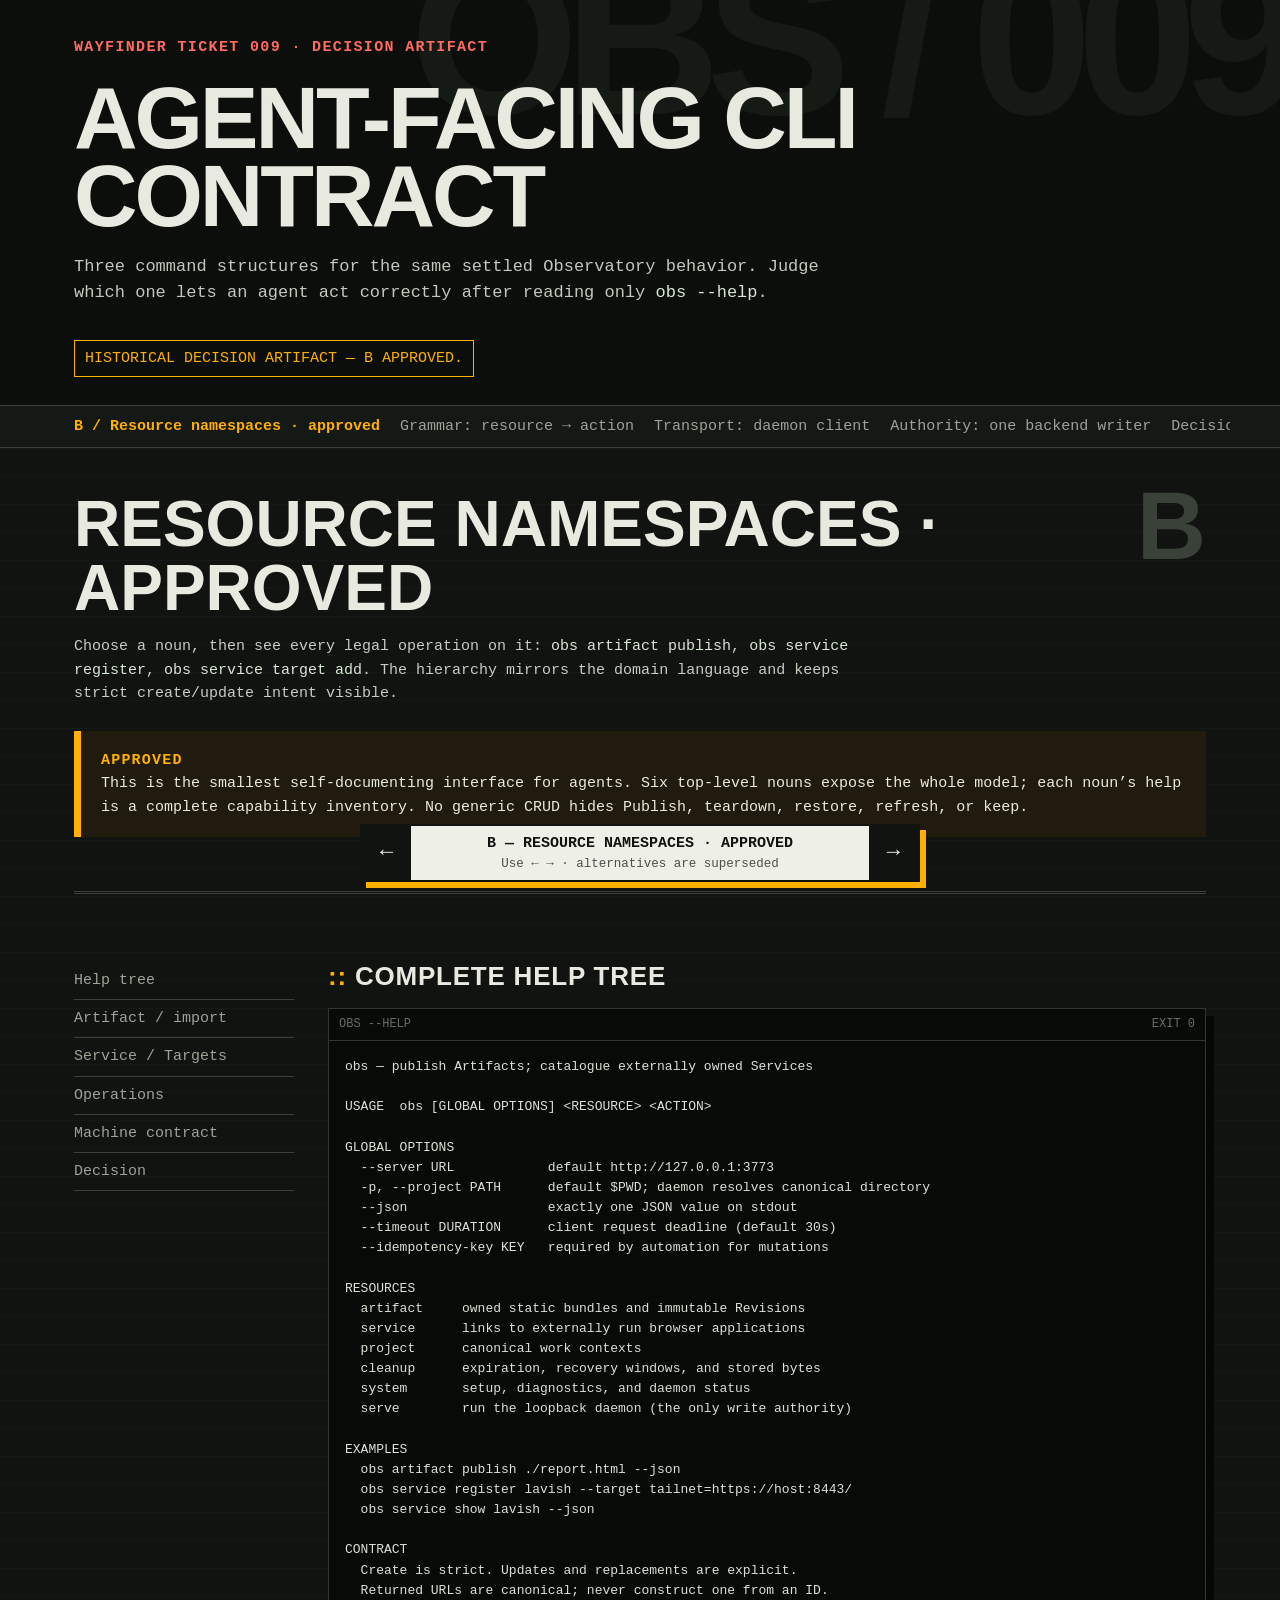
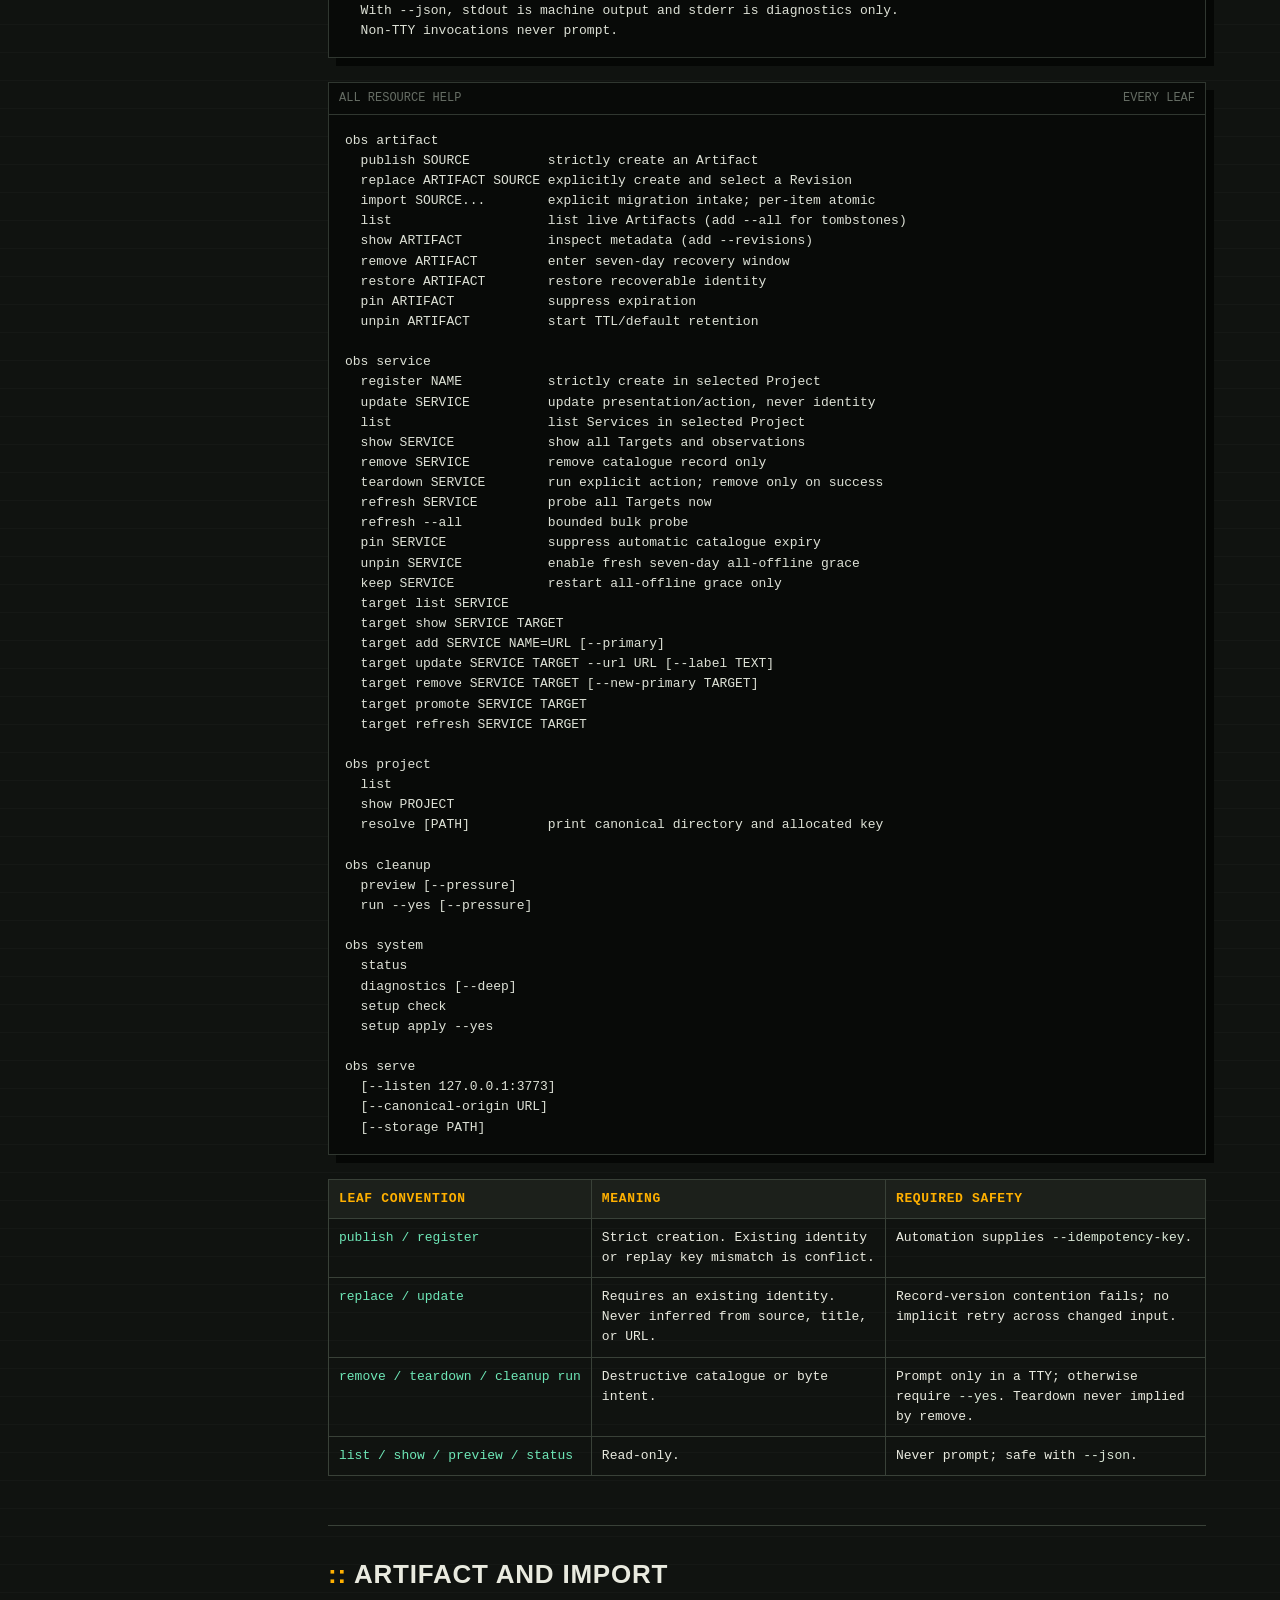
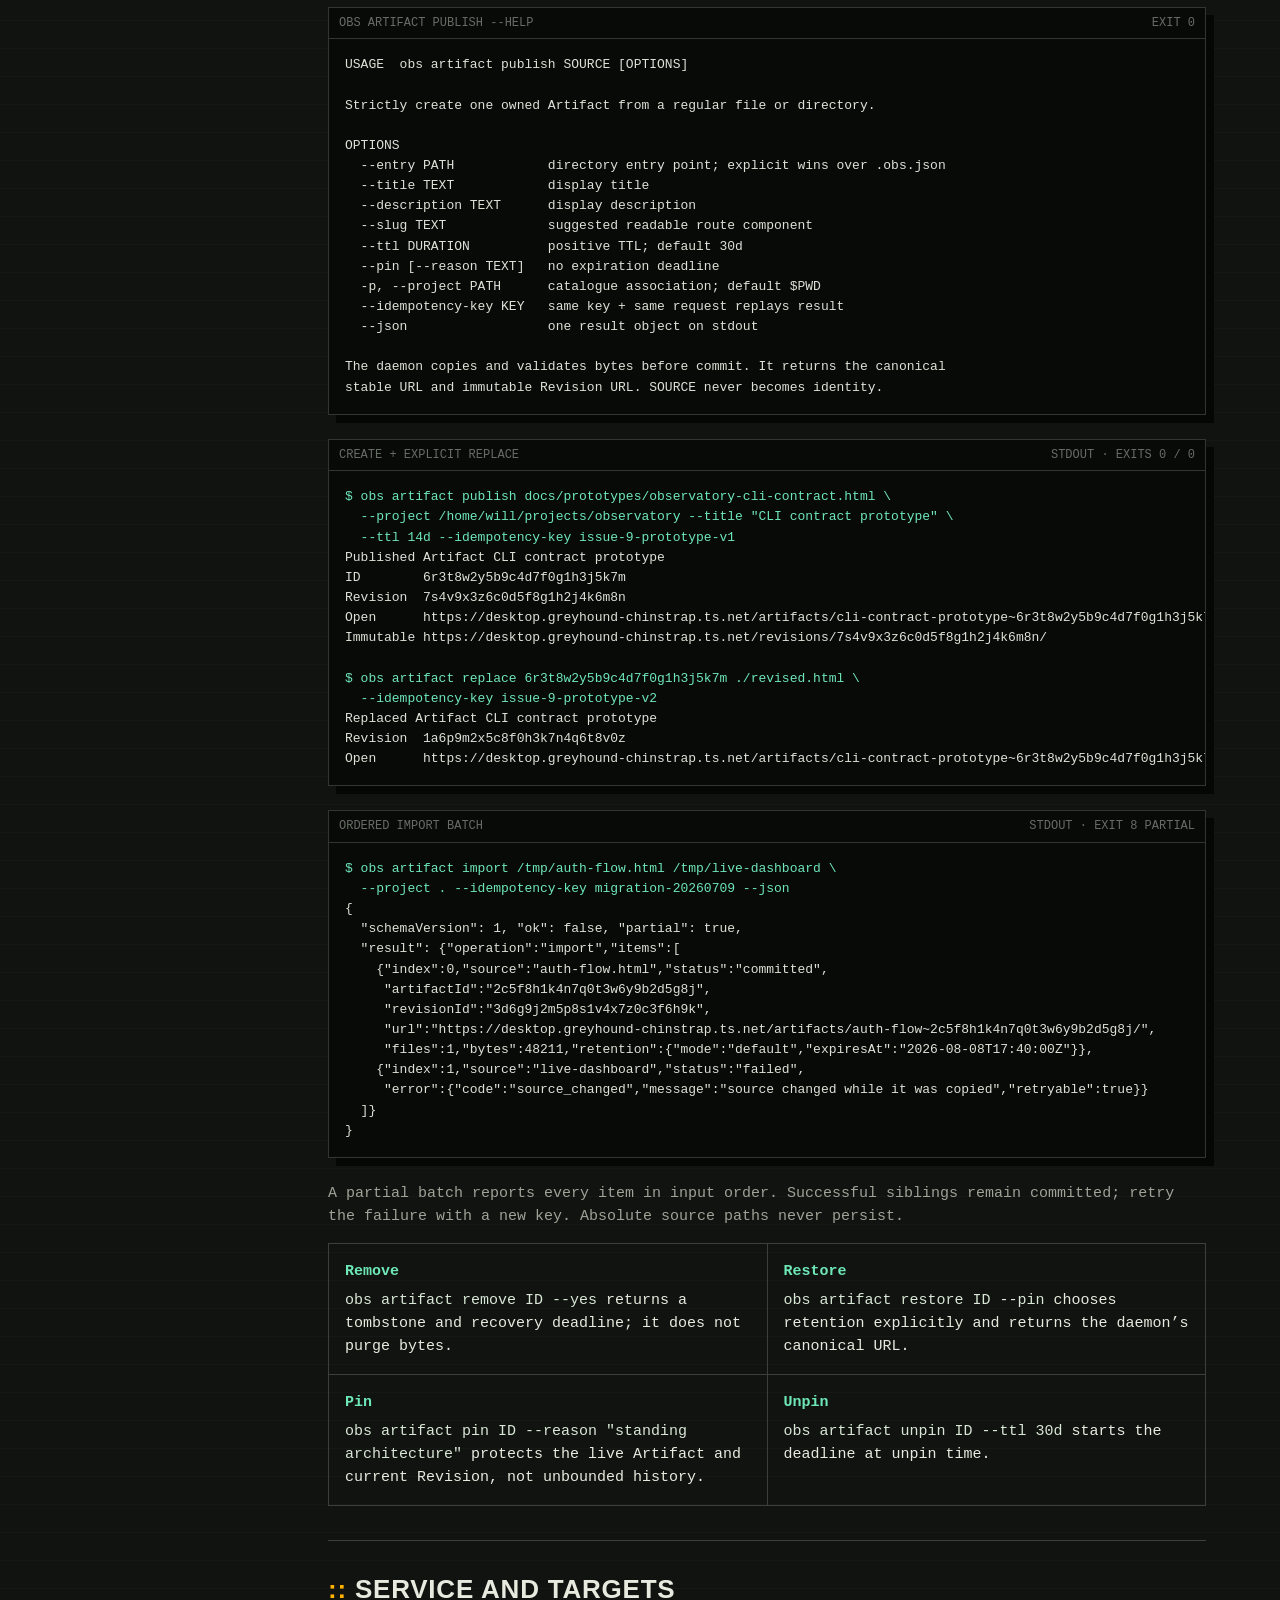
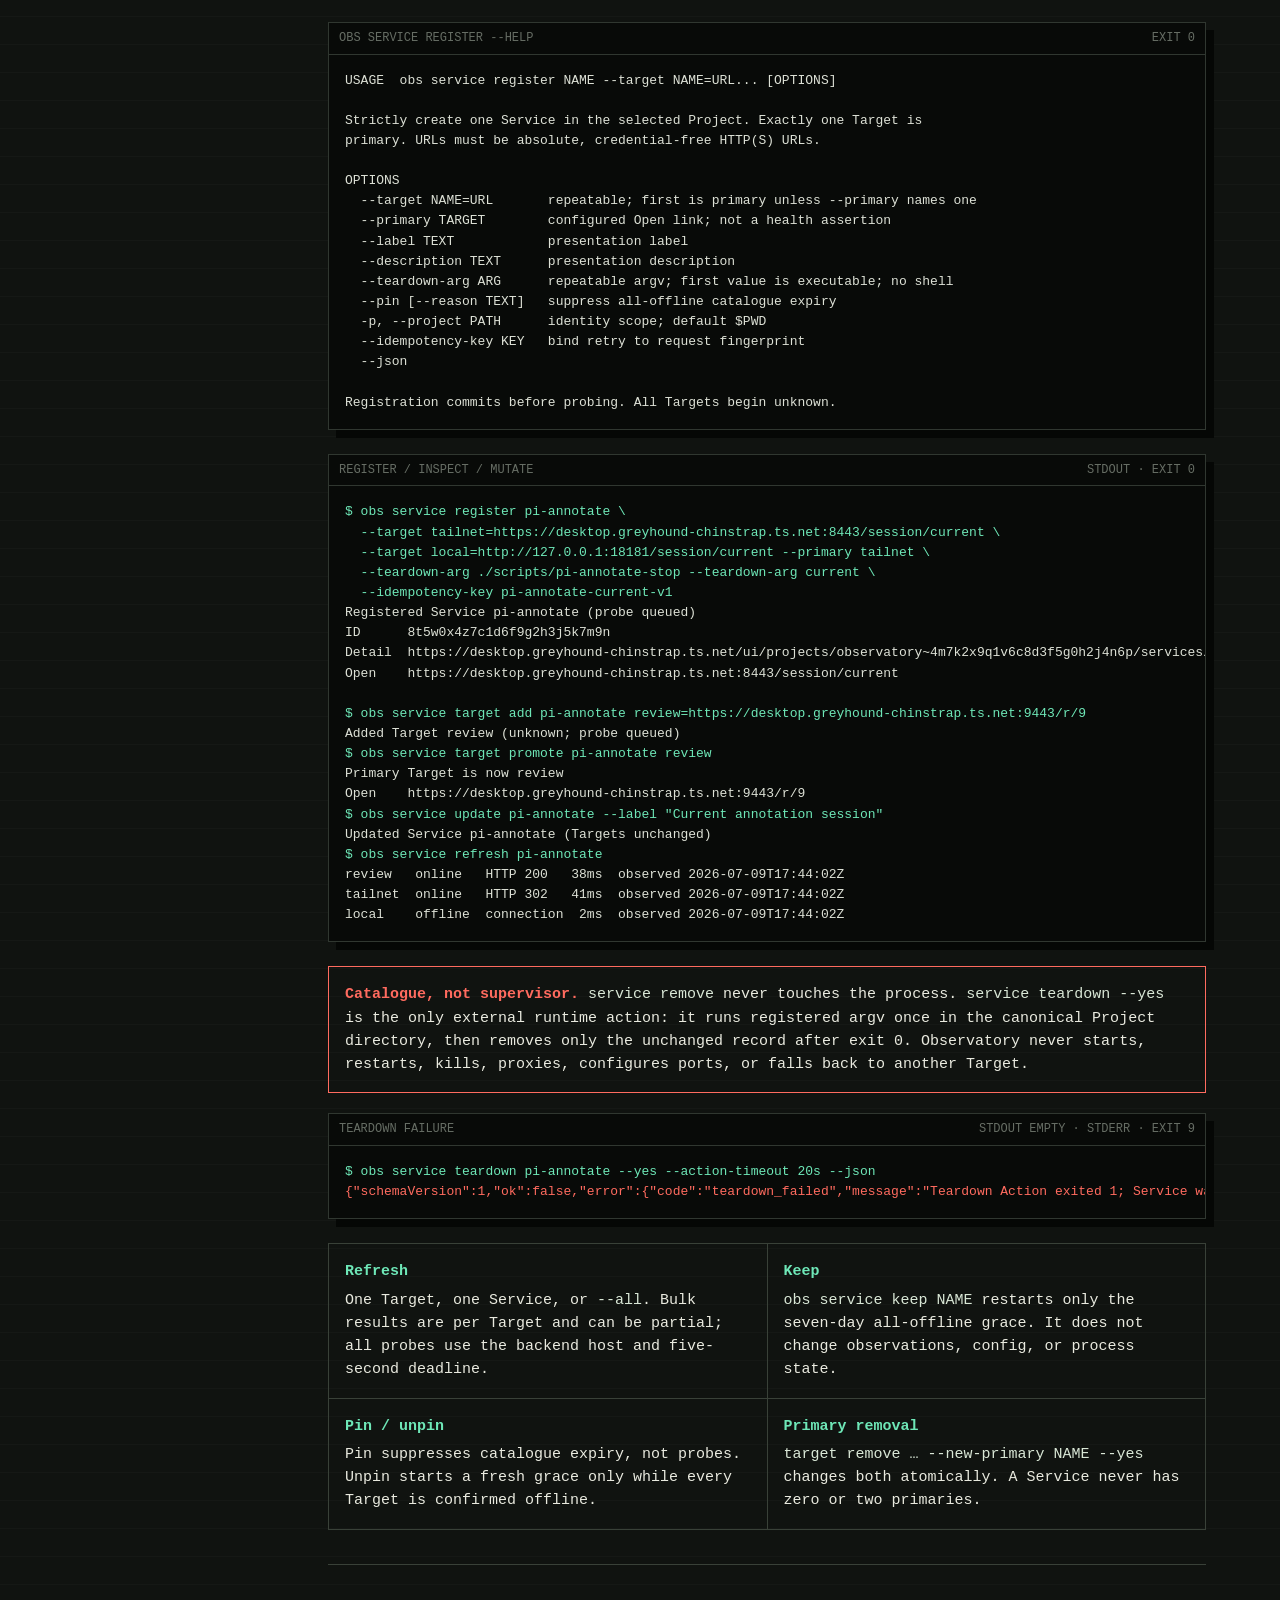
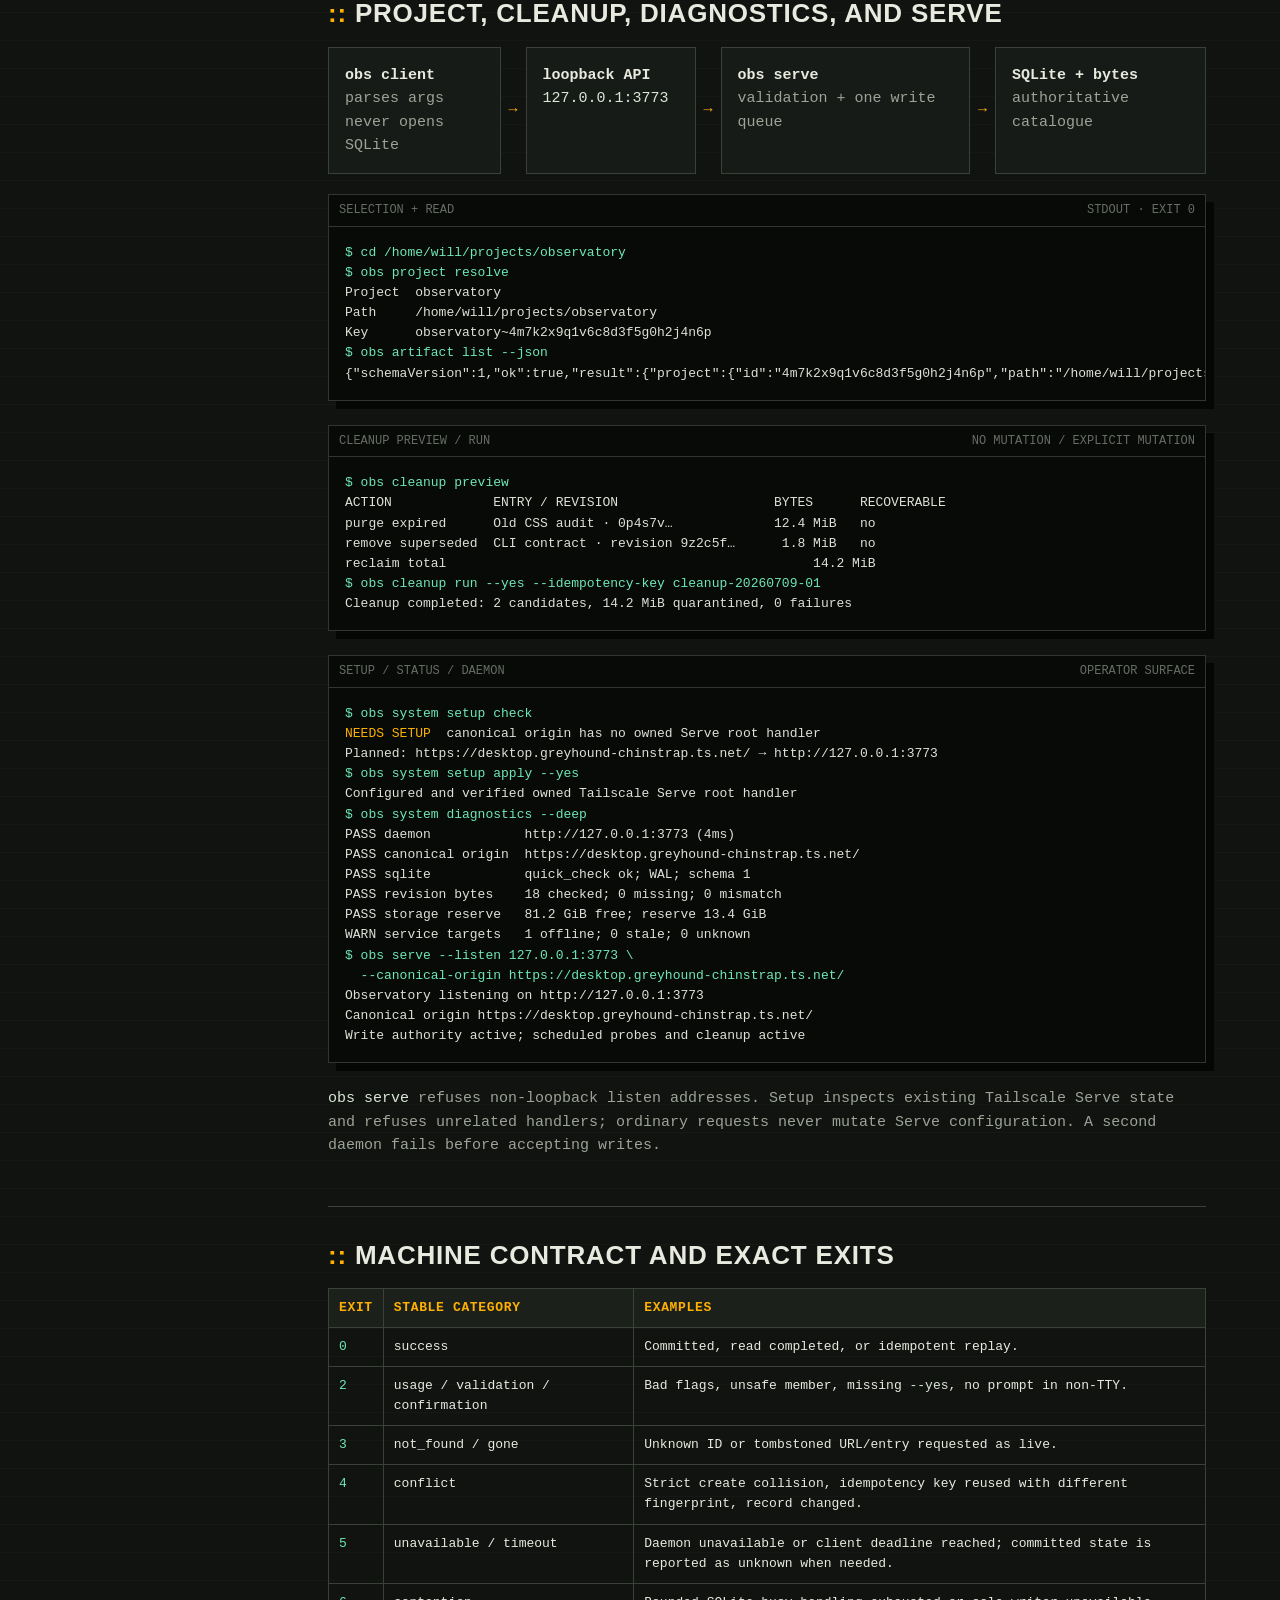
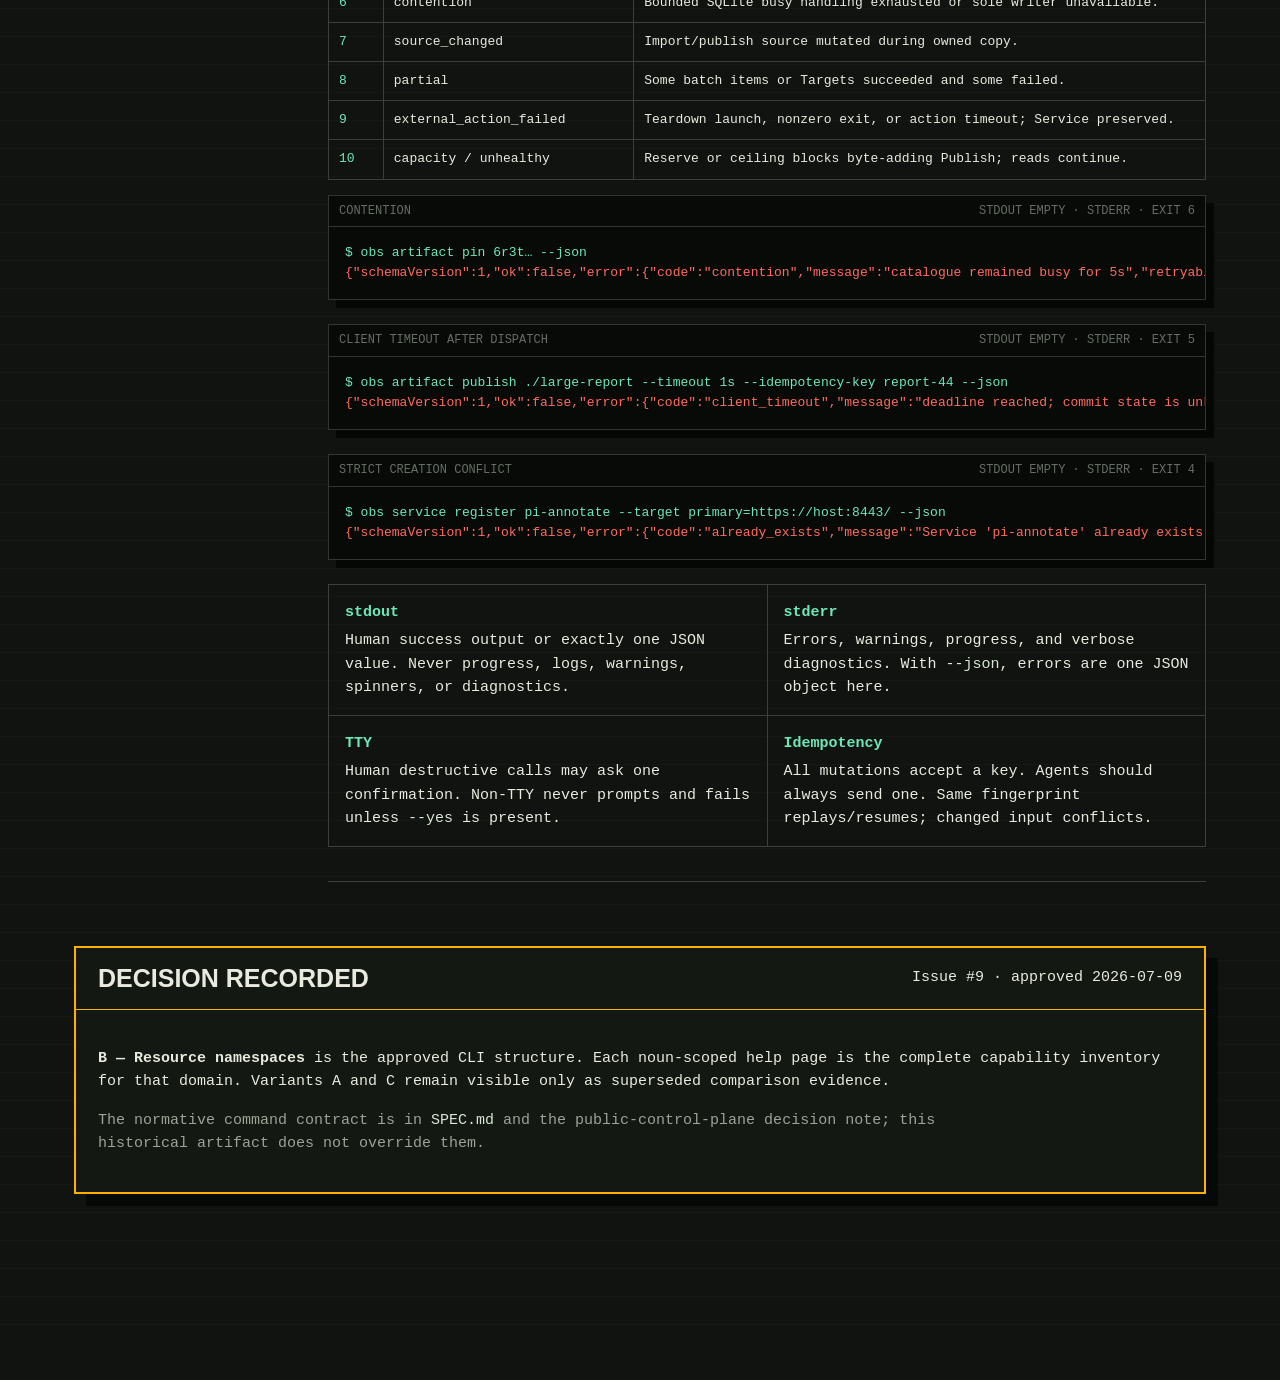
<file: docs/prototypes/observatory-cli-contract.html>
<!doctype html>
<html lang="en">
<head>
<meta charset="utf-8">
<meta name="viewport" content="width=device-width,initial-scale=1">
<meta name="color-scheme" content="dark">
<title>APPROVED DECISION — B Resource namespaces — Observatory CLI Contract</title>
<style>
:root{--ink:#e9eadf;--muted:#9da397;--dim:#666d64;--paper:#101310;--panel:#171b17;--line:#394138;--hot:#ffb000;--cool:#6ee7b7;--bad:#ff6b5f;--blue:#8ab4f8;--shadow:#050705;--measure:1180px;--mono:"IBM Plex Mono","Cascadia Code","SFMono-Regular",Consolas,"Liberation Mono",monospace;--sans:"Avenir Next Condensed","DIN Condensed","Arial Narrow",sans-serif}
*{box-sizing:border-box}html{scroll-behavior:smooth}body{margin:0;background:var(--paper);color:var(--ink);font:15px/1.55 var(--mono);background-image:linear-gradient(rgba(255,255,255,.018) 1px,transparent 1px);background-size:100% 28px}a{color:var(--cool)}button,input,textarea{font:inherit}button{cursor:pointer}.mast{border-bottom:1px solid var(--line);background:#0b0e0b;position:relative;overflow:hidden}.mast:after{content:"OBS / 009";position:absolute;right:-.04em;top:-.32em;color:#151a15;font:900 clamp(80px,17vw,230px)/1 var(--sans);letter-spacing:-.07em;pointer-events:none}.mast-inner{max-width:var(--measure);margin:auto;padding:36px 24px 28px;position:relative;z-index:1}.kicker{color:var(--bad);font-weight:800;letter-spacing:.09em;text-transform:uppercase}.mast h1{font:900 clamp(38px,7vw,88px)/.88 var(--sans);letter-spacing:-.035em;text-transform:uppercase;max-width:850px;margin:20px 0}.dek{max-width:760px;color:#c4c8bd;font-size:17px}.question{display:inline-block;border:1px solid var(--hot);color:var(--hot);padding:6px 10px;margin-top:16px}.statebar{border-bottom:1px solid var(--line);background:#151915;position:sticky;top:0;z-index:20}.statebar-inner{max-width:var(--measure);margin:auto;padding:9px 24px;display:flex;gap:20px;align-items:center;overflow:auto;white-space:nowrap}.statebar b{color:var(--hot)}.statebar span{color:var(--muted)}main{max-width:var(--measure);margin:auto;padding:0 24px 150px}.variant{display:none}.variant.active{display:block}.variant.design-b.active{display:grid}.variant-head{padding:44px 0 28px;border-bottom:3px double var(--line)}.variant-mark{font:900 96px/.7 var(--sans);color:var(--line);float:right}.variant-head h2{font:900 clamp(32px,5vw,64px)/1 var(--sans);text-transform:uppercase;margin:0 0 14px}.variant-head p{max-width:800px;color:#c8ccc1}.recommend{border-left:7px solid var(--hot);background:#201b0d;padding:18px 20px;margin:26px 0}.recommend strong{display:block;color:var(--hot);text-transform:uppercase;letter-spacing:.08em}.section{padding:34px 0;border-bottom:1px solid var(--line)}.section h3{font:800 26px/1.1 var(--sans);text-transform:uppercase;letter-spacing:.03em;margin:0 0 18px}.section h4{font-size:14px;color:var(--hot);text-transform:uppercase;letter-spacing:.1em;margin:24px 0 8px}.note{color:var(--muted);max-width:860px}.terminal{background:#080a08;border:1px solid #303730;box-shadow:8px 8px 0 var(--shadow);margin:14px 0 24px;overflow:hidden}.terminal-label{display:flex;justify-content:space-between;gap:10px;border-bottom:1px solid #303730;padding:6px 10px;color:var(--dim);font-size:12px;text-transform:uppercase}.terminal pre{margin:0;padding:16px;overflow:auto;color:#dde1d6;font:13px/1.55 var(--mono);white-space:pre}.terminal .cmd{color:var(--cool)}.terminal .err{color:var(--bad)}.terminal .warn{color:var(--hot)}code{color:#d9e7d6}.tree{columns:2;column-gap:20px}.tree .terminal{break-inside:avoid}.matrix{width:100%;border-collapse:collapse;margin:15px 0;font-size:13px}.matrix th,.matrix td{text-align:left;vertical-align:top;padding:9px 10px;border:1px solid var(--line)}.matrix th{color:var(--hot);background:#1c201b;text-transform:uppercase;letter-spacing:.05em}.matrix td:first-child{white-space:nowrap;color:var(--cool)}.rules{display:grid;grid-template-columns:repeat(2,minmax(0,1fr));border-top:1px solid var(--line);border-left:1px solid var(--line)}.rule{padding:16px;border-right:1px solid var(--line);border-bottom:1px solid var(--line)}.rule b{display:block;color:var(--cool);margin-bottom:5px}.flow{display:flex;align-items:stretch;gap:0;overflow:auto;margin:20px 0}.flow div{min-width:170px;padding:16px;border:1px solid var(--line);background:var(--panel)}.flow i{display:flex;align-items:center;padding:8px;color:var(--hot);font-style:normal}.callout{border:1px solid var(--bad);padding:16px;margin:20px 0}.callout b{color:var(--bad)}
/* A: linear manual */.design-a .section{max-width:930px}.design-a .chapter{display:grid;grid-template-columns:90px 1fr;gap:26px}.design-a .chapter-no{font:900 56px/1 var(--sans);color:var(--line);position:sticky;top:70px;align-self:start}.design-a h3{border-bottom:8px solid #283028;padding-bottom:8px}
/* B: resource field guide */.variant.design-b.active{display:grid;grid-template-columns:220px minmax(0,1fr);gap:34px}.design-b .variant-head{grid-column:1/-1}.design-b nav{position:sticky;top:56px;align-self:start;padding-top:34px}.design-b nav a{display:block;padding:7px 0;border-bottom:1px solid var(--line);color:var(--muted);text-decoration:none}.design-b nav a:hover{color:var(--hot)}.design-b .content{min-width:0}.design-b .section h3:before{content:":: ";color:var(--hot)}
/* C: operation ledger */.design-c .variant-head{border-bottom:1px solid var(--blue)}.design-c .ledger{display:grid;grid-template-columns:170px 1fr;border-top:1px solid var(--line)}.design-c .ledger-key,.design-c .ledger-body{padding:24px 0;border-bottom:1px solid var(--line)}.design-c .ledger-key{color:var(--blue);font-weight:bold;text-transform:uppercase}.design-c .ledger-body{min-width:0}.design-c .terminal{border-color:#35465d}.design-c .intent{border-left:3px solid var(--blue);padding-left:18px}
.approval{margin-top:64px;border:2px solid var(--hot);background:#141812;box-shadow:12px 12px 0 #070907}.approval header{padding:18px 22px;border-bottom:1px solid var(--hot);display:flex;justify-content:space-between;gap:15px}.approval h2{font:900 25px/1 var(--sans);text-transform:uppercase;margin:0}.approval form{padding:22px}.choices{display:grid;grid-template-columns:repeat(4,1fr);gap:1px;background:var(--line);border:1px solid var(--line)}.choice{background:#111511;padding:16px;cursor:pointer}.choice:has(input:checked){background:#2a230f;outline:2px solid var(--hot);outline-offset:-2px}.choice input{accent-color:var(--hot)}.choice b{display:block;margin-top:10px}.approval label[for=changes]{display:block;margin:22px 0 7px;color:var(--hot)}textarea{width:100%;min-height:110px;resize:vertical;background:#090c09;color:var(--ink);border:1px solid var(--line);padding:12px}.submit{display:flex;align-items:center;gap:16px;margin-top:16px}.submit button{background:var(--hot);color:#151000;border:0;padding:11px 16px;font-weight:900;text-transform:uppercase}.status{color:var(--cool)}.switcher{position:fixed;z-index:50;left:50%;bottom:18px;transform:translateX(-50%);display:flex;align-items:center;background:#eef0e7;color:#101310;border:2px solid #101310;box-shadow:6px 6px 0 var(--hot);min-width:min(560px,calc(100vw - 28px))}.switcher button{border:0;background:#101310;color:#eef0e7;font-size:22px;padding:10px 18px}.switcher button:hover{background:var(--hot);color:#101310}.switch-label{flex:1;text-align:center;font-weight:900;text-transform:uppercase;padding:0 10px}.switch-label small{display:block;font-weight:400;text-transform:none;color:#495048}.nowrap{white-space:nowrap}.bad{color:var(--bad)}.good{color:var(--cool)}.hot{color:var(--hot)}
@media(max-width:800px){.tree{columns:1}.rules{grid-template-columns:1fr}.variant.design-b.active{display:block}.design-b nav{position:static;display:flex;overflow:auto;gap:16px;border-bottom:1px solid var(--line)}.design-b nav a{white-space:nowrap}.design-a .chapter{display:block}.design-a .chapter-no{position:static;font-size:36px}.choices{grid-template-columns:1fr 1fr}.variant-mark{font-size:60px}.matrix{display:block;overflow:auto}.ledger{grid-template-columns:1fr!important}.ledger-key{padding-bottom:0!important;border-bottom:0!important}.approval header{display:block}.flow i{padding:4px}.statebar-inner{padding-inline:14px}main,.mast-inner{padding-left:16px;padding-right:16px}}
@media(max-width:480px){.choices{grid-template-columns:1fr}.switcher button{padding:9px 13px}.switch-label{font-size:12px}.terminal pre{font-size:11.5px;padding:12px}.mast h1{font-size:44px}.variant-head{padding-top:30px}}
@media(prefers-reduced-motion:reduce){html{scroll-behavior:auto}}
</style>
</head>
<body>
<header class="mast">
 <div class="mast-inner">
  <div class="kicker">Wayfinder ticket 009 · decision artifact</div>
  <h1>Agent-facing CLI contract</h1>
  <p class="dek">Three command structures for the same settled Observatory behavior. Judge which one lets an agent act correctly after reading only <code>obs --help</code>.</p>
  <div class="question">HISTORICAL DECISION ARTIFACT — B APPROVED.</div>
 </div>
</header>
<div class="statebar" aria-live="polite"><div class="statebar-inner"><b id="stateVariant">B / Resource namespaces · approved</b><span id="stateGrammar">Grammar: resource → action</span><span>Transport: daemon client</span><span>Authority: one backend writer</span><span>Decision: B approved for issue #9</span></div></div>
<main>
<!-- VARIANT A -->
<article class="variant design-a" data-variant="A">
 <header class="variant-head"><span class="variant-mark">A</span><h2>Workflow verbs · superseded</h2><p>Start with what the agent wants to do, then name the resource. This reads like imperative prose: <code>obs publish create</code>, <code>obs register service</code>, <code>obs remove artifact</code>.</p><div class="recommend"><strong>Tradeoff</strong>Excellent for the first publish. Weak for discovery: an agent must search several verb families to learn everything it can do to one resource.</div></header>
 <section class="section chapter"><div class="chapter-no">01</div><div><h3>Complete help tree</h3><p class="note">Every leaf below is a runnable command. Parent nodes print their child commands and examples, then exit 0.</p><div class="terminal"><div class="terminal-label"><span>obs --help</span><span>exit 0</span></div><pre>obs — catalogue browser work

USAGE  obs [GLOBAL OPTIONS] &lt;COMMAND&gt;

GLOBAL OPTIONS
  --server URL       daemon API; default http://127.0.0.1:3773
  --project PATH     canonical Project; default current directory
  --json             one JSON value on stdout; diagnostics stay on stderr
  --timeout DURATION client deadline; default 30s
  --idempotency-key KEY  bind a mutation to one request fingerprint

COMMANDS
  publish       create or explicitly replace an Artifact
  import        migrate existing browser files into Publish
  register      strictly create a Service
  update        explicitly update an existing Service or Target
  list          list Artifacts, Services, Projects, or Targets
  show          inspect one Artifact, Service, Project, or Target
  remove        remove an Artifact, Service, or Target
  restore       restore a recoverable Artifact
  pin           suppress Artifact or Service expiry
  unpin         restore expiry policy
  teardown      run a Service's registered Teardown Action, then remove
  refresh       probe Service Targets now
  keep          restart an offline Service's seven-day grace period
  target        add or promote a Service Target
  cleanup       preview or run eligible catalogue/storage cleanup
  diagnostics   inspect backend, storage, Serve, and reachability state
  setup         reconcile the owned Tailscale Serve root handler
  status        summarize daemon and canonical address
  serve         run the loopback HTTP daemon and sole write authority

Run 'obs &lt;command&gt; --help' for every leaf.</pre></div>
<div class="tree">
<div class="terminal"><div class="terminal-label"><span>mutation families</span><span>complete</span></div><pre>publish
  create SOURCE [--entry PATH] [--title TEXT]
    [--description TEXT] [--ttl DURATION|--pin]
  replace ARTIFACT SOURCE [same metadata flags]

import
  create SOURCE... [--entry PATH] [--title TEXT]
    [--ttl DURATION|--pin]
  replace ARTIFACT SOURCE [same flags]
  batch --manifest FILE

register
  service NAME --target NAME=URL [--primary NAME]
    [--label TEXT] [--teardown-arg ARG...]

update
  service SERVICE [--label TEXT]
    [--teardown-clear|--teardown-arg ARG...]
  target SERVICE TARGET --url URL [--label TEXT]

remove
  artifact ARTIFACT [--yes]
  service SERVICE [--yes]
  target SERVICE TARGET [--yes]
    [--new-primary TARGET]

restore artifact ARTIFACT [--ttl DURATION|--pin]
pin artifact ARTIFACT [--reason TEXT]
pin service SERVICE [--reason TEXT]
unpin artifact ARTIFACT [--ttl DURATION]
unpin service SERVICE
teardown service SERVICE --yes [--action-timeout D]
keep service SERVICE</pre></div>
<div class="terminal"><div class="terminal-label"><span>read/control families</span><span>complete</span></div><pre>list artifacts [--all] [--project PATH]
list services [--project PATH]
list projects
list targets SERVICE
show artifact ARTIFACT [--revisions]
show service SERVICE
show project PROJECT
show target SERVICE TARGET

target add SERVICE NAME=URL [--primary]
target promote SERVICE TARGET
target remove SERVICE TARGET --yes
  [--new-primary TARGET]

refresh target SERVICE TARGET
refresh service SERVICE
refresh all

cleanup preview [--pressure]
cleanup run --yes [--pressure]

diagnostics [--deep]
setup check
setup apply --yes
status
serve [--listen 127.0.0.1:3773]
  [--canonical-origin URL] [--storage PATH]</pre></div></div></div></section>
 <section class="section chapter"><div class="chapter-no">02</div><div><h3>Concrete session</h3><h4>Create, replace, then inspect an Artifact</h4><div class="terminal"><div class="terminal-label"><span>human output</span><span>stdout + exit 0</span></div><pre><span class="cmd">$ obs --project /home/will/projects/observatory publish create docs/review \
    --entry cli.html --title "CLI contract" --ttl 14d \
    --idempotency-key issue-9-cli-v1</span>
Published Artifact CLI contract
Artifact  6r3t8w2y5b9c4d7f0g1h3j5k7m
Revision  7s4v9x3z6c0d5f8g1h2j4k6m8n
URL       https://desktop.greyhound-chinstrap.ts.net/artifacts/cli-contract~6r3t8w2y5b9c4d7f0g1h3j5k7m/
Expires   2026-07-23T17:40:00Z

<span class="cmd">$ obs publish replace 6r3t8w2y5b9c4d7f0g1h3j5k7m docs/review-v2 \
    --entry cli.html --idempotency-key issue-9-cli-v2</span>
Replaced Artifact CLI contract
Revision  1a6p9m2x5c8f0h3k7n4q6t8v0z
URL       https://desktop.greyhound-chinstrap.ts.net/artifacts/cli-contract~6r3t8w2y5b9c4d7f0g1h3j5k7m/
Previous  https://desktop.greyhound-chinstrap.ts.net/revisions/7s4v9x3z6c0d5f8g1h2j4k6m8n/</pre></div><p class="note">The daemon returns both URLs. The client never constructs a route from title, slug, Project, or ID.</p>
<h4>Register a Service and manage Targets</h4><div class="terminal"><div class="terminal-label"><span>human output</span><span>stdout + exit 0</span></div><pre><span class="cmd">$ obs register service lavish \
  --target tailnet=https://desktop.greyhound-chinstrap.ts.net:8443/ \
  --target local=http://127.0.0.1:4173/ --primary tailnet \
  --teardown-arg ./scripts/stop-lavish --idempotency-key lavish-register-01</span>
Registered Service lavish (unknown; probe queued)
Detail  https://desktop.greyhound-chinstrap.ts.net/ui/projects/observatory~4m7k2x9q1v6c8d3f5g0h2j4n6p/services/lavish~8t5w0x4z7c1d6f9g2h3j5k7m9n/
Open    https://desktop.greyhound-chinstrap.ts.net:8443/

<span class="cmd">$ obs target add lavish review=https://desktop.greyhound-chinstrap.ts.net:9443/session/9</span>
Added Target review (unknown; probe queued)
<span class="cmd">$ obs update target lavish review --url https://desktop.greyhound-chinstrap.ts.net:9443/session/10</span>
Updated Target review (unknown; prior observation invalidated)
<span class="cmd">$ obs refresh service lavish</span>
tailnet  online  HTTP 200  42ms
local    online  HTTP 200  3ms
review   offline timeout   5000ms</pre></div></div></section>
 <section class="section chapter"><div class="chapter-no">03</div><div><h3>Machine and failure contract</h3><div class="terminal"><div class="terminal-label"><span>obs publish create … --json</span><span>stdout only · exit 0</span></div><pre>{
  "schemaVersion": 1,
  "ok": true,
  "result": {
    "kind": "artifact",
    "operation": "create",
    "id": "6r3t8w2y5b9c4d7f0g1h3j5k7m",
    "revisionId": "7s4v9x3z6c0d5f8g1h2j4k6m8n",
    "url": "https://desktop.greyhound-chinstrap.ts.net/artifacts/cli-contract~6r3t8w2y5b9c4d7f0g1h3j5k7m/",
    "detailUrl": "https://desktop.greyhound-chinstrap.ts.net/ui/projects/observatory~4m7k2x9q1v6c8d3f5g0h2j4n6p/artifacts/cli-contract~6r3t8w2y5b9c4d7f0g1h3j5k7m/",
    "retention": {"mode":"ttl","expiresAt":"2026-07-23T17:40:00Z"},
    "files": 4, "bytes": 183442
  }
}</pre></div><div class="terminal"><div class="terminal-label"><span>source changed</span><span>stdout empty · stderr · exit 7</span></div><pre><span class="cmd">$ obs import create /tmp/live-report --json</span>
<span class="err">{"schemaVersion":1,"ok":false,"error":{"code":"source_changed","message":"source changed while it was copied","retryable":true,"details":{"item":0,"source":"live-report"}}}</span></pre></div><div class="terminal"><div class="terminal-label"><span>non-TTY destructive request</span><span>stdout empty · stderr · exit 2</span></div><pre><span class="cmd">$ obs remove artifact 6r3t… &lt; /dev/null</span>
<span class="err">error[confirmation_required]: refusing destructive action without --yes</span>
<span class="err">hint: preview with 'obs show artifact 6r3t…'; retry with --yes</span></pre></div><p class="note">A gives agents consistent English phrases, but aliases would be tempting (<code>delete</code> vs <code>remove</code>, <code>add</code> vs <code>register</code>). More vocabulary means more help-search misses.</p></div></section>
</article>

<!-- VARIANT B -->
<article class="variant design-b" data-variant="B">
 <header class="variant-head"><span class="variant-mark">B</span><h2>Resource namespaces · approved</h2><p>Choose a noun, then see every legal operation on it: <code>obs artifact publish</code>, <code>obs service register</code>, <code>obs service target add</code>. The hierarchy mirrors the domain language and keeps strict create/update intent visible.</p><div class="recommend"><strong>Approved</strong>This is the smallest self-documenting interface for agents. Six top-level nouns expose the whole model; each noun’s help is a complete capability inventory. No generic CRUD hides Publish, teardown, restore, refresh, or keep.</div></header>
 <nav aria-label="Variant B sections"><a href="#b-tree">Help tree</a><a href="#b-artifact">Artifact / import</a><a href="#b-service">Service / Targets</a><a href="#b-ops">Operations</a><a href="#b-machine">Machine contract</a><a href="#approval">Decision</a></nav>
 <div class="content">
 <section class="section" id="b-tree"><h3>Complete help tree</h3><div class="terminal"><div class="terminal-label"><span>obs --help</span><span>exit 0</span></div><pre>obs — publish Artifacts; catalogue externally owned Services

USAGE  obs [GLOBAL OPTIONS] &lt;RESOURCE&gt; &lt;ACTION&gt;

GLOBAL OPTIONS
  --server URL            default http://127.0.0.1:3773
  -p, --project PATH      default $PWD; daemon resolves canonical directory
  --json                  exactly one JSON value on stdout
  --timeout DURATION      client request deadline (default 30s)
  --idempotency-key KEY   required by automation for mutations

RESOURCES
  artifact     owned static bundles and immutable Revisions
  service      links to externally run browser applications
  project      canonical work contexts
  cleanup      expiration, recovery windows, and stored bytes
  system       setup, diagnostics, and daemon status
  serve        run the loopback daemon (the only write authority)

EXAMPLES
  obs artifact publish ./report.html --json
  obs service register lavish --target tailnet=https://host:8443/
  obs service show lavish --json

CONTRACT
  Create is strict. Updates and replacements are explicit.
  Returned URLs are canonical; never construct one from an ID.
  With --json, stdout is machine output and stderr is diagnostics only.
  Non-TTY invocations never prompt.</pre></div>
<div class="terminal"><div class="terminal-label"><span>all resource help</span><span>every leaf</span></div><pre>obs artifact
  publish SOURCE          strictly create an Artifact
  replace ARTIFACT SOURCE explicitly create and select a Revision
  import SOURCE...        explicit migration intake; per-item atomic
  list                    list live Artifacts (add --all for tombstones)
  show ARTIFACT           inspect metadata (add --revisions)
  remove ARTIFACT         enter seven-day recovery window
  restore ARTIFACT        restore recoverable identity
  pin ARTIFACT            suppress expiration
  unpin ARTIFACT          start TTL/default retention

obs service
  register NAME           strictly create in selected Project
  update SERVICE          update presentation/action, never identity
  list                    list Services in selected Project
  show SERVICE            show all Targets and observations
  remove SERVICE          remove catalogue record only
  teardown SERVICE        run explicit action; remove only on success
  refresh SERVICE         probe all Targets now
  refresh --all           bounded bulk probe
  pin SERVICE             suppress automatic catalogue expiry
  unpin SERVICE           enable fresh seven-day all-offline grace
  keep SERVICE            restart all-offline grace only
  target list SERVICE
  target show SERVICE TARGET
  target add SERVICE NAME=URL [--primary]
  target update SERVICE TARGET --url URL [--label TEXT]
  target remove SERVICE TARGET [--new-primary TARGET]
  target promote SERVICE TARGET
  target refresh SERVICE TARGET

obs project
  list
  show PROJECT
  resolve [PATH]          print canonical directory and allocated key

obs cleanup
  preview [--pressure]
  run --yes [--pressure]

obs system
  status
  diagnostics [--deep]
  setup check
  setup apply --yes

obs serve
  [--listen 127.0.0.1:3773]
  [--canonical-origin URL]
  [--storage PATH]</pre></div>
<table class="matrix"><thead><tr><th>Leaf convention</th><th>Meaning</th><th>Required safety</th></tr></thead><tbody><tr><td>publish / register</td><td>Strict creation. Existing identity or replay key mismatch is conflict.</td><td>Automation supplies <code>--idempotency-key</code>.</td></tr><tr><td>replace / update</td><td>Requires an existing identity. Never inferred from source, title, or URL.</td><td>Record-version contention fails; no implicit retry across changed input.</td></tr><tr><td>remove / teardown / cleanup run</td><td>Destructive catalogue or byte intent.</td><td>Prompt only in a TTY; otherwise require <code>--yes</code>. Teardown never implied by remove.</td></tr><tr><td>list / show / preview / status</td><td>Read-only.</td><td>Never prompt; safe with <code>--json</code>.</td></tr></tbody></table></section>

 <section class="section" id="b-artifact"><h3>Artifact and import</h3><div class="terminal"><div class="terminal-label"><span>obs artifact publish --help</span><span>exit 0</span></div><pre>USAGE  obs artifact publish SOURCE [OPTIONS]

Strictly create one owned Artifact from a regular file or directory.

OPTIONS
  --entry PATH            directory entry point; explicit wins over .obs.json
  --title TEXT            display title
  --description TEXT      display description
  --slug TEXT             suggested readable route component
  --ttl DURATION          positive TTL; default 30d
  --pin [--reason TEXT]   no expiration deadline
  -p, --project PATH      catalogue association; default $PWD
  --idempotency-key KEY   same key + same request replays result
  --json                  one result object on stdout

The daemon copies and validates bytes before commit. It returns the canonical
stable URL and immutable Revision URL. SOURCE never becomes identity.</pre></div>
<div class="terminal"><div class="terminal-label"><span>create + explicit replace</span><span>stdout · exits 0 / 0</span></div><pre><span class="cmd">$ obs artifact publish docs/prototypes/observatory-cli-contract.html \
  --project /home/will/projects/observatory --title "CLI contract prototype" \
  --ttl 14d --idempotency-key issue-9-prototype-v1</span>
Published Artifact CLI contract prototype
ID        6r3t8w2y5b9c4d7f0g1h3j5k7m
Revision  7s4v9x3z6c0d5f8g1h2j4k6m8n
Open      https://desktop.greyhound-chinstrap.ts.net/artifacts/cli-contract-prototype~6r3t8w2y5b9c4d7f0g1h3j5k7m/
Immutable https://desktop.greyhound-chinstrap.ts.net/revisions/7s4v9x3z6c0d5f8g1h2j4k6m8n/

<span class="cmd">$ obs artifact replace 6r3t8w2y5b9c4d7f0g1h3j5k7m ./revised.html \
  --idempotency-key issue-9-prototype-v2</span>
Replaced Artifact CLI contract prototype
Revision  1a6p9m2x5c8f0h3k7n4q6t8v0z
Open      https://desktop.greyhound-chinstrap.ts.net/artifacts/cli-contract-prototype~6r3t8w2y5b9c4d7f0g1h3j5k7m/</pre></div>
<div class="terminal"><div class="terminal-label"><span>ordered import batch</span><span>stdout · exit 8 partial</span></div><pre><span class="cmd">$ obs artifact import /tmp/auth-flow.html /tmp/live-dashboard \
  --project . --idempotency-key migration-20260709 --json</span>
{
  "schemaVersion": 1, "ok": false, "partial": true,
  "result": {"operation":"import","items":[
    {"index":0,"source":"auth-flow.html","status":"committed",
     "artifactId":"2c5f8h1k4n7q0t3w6y9b2d5g8j",
     "revisionId":"3d6g9j2m5p8s1v4x7z0c3f6h9k",
     "url":"https://desktop.greyhound-chinstrap.ts.net/artifacts/auth-flow~2c5f8h1k4n7q0t3w6y9b2d5g8j/",
     "files":1,"bytes":48211,"retention":{"mode":"default","expiresAt":"2026-08-08T17:40:00Z"}},
    {"index":1,"source":"live-dashboard","status":"failed",
     "error":{"code":"source_changed","message":"source changed while it was copied","retryable":true}}
  ]}
}</pre></div><p class="note">A partial batch reports every item in input order. Successful siblings remain committed; retry the failure with a new key. Absolute source paths never persist.</p>
<div class="rules"><div class="rule"><b>Remove</b><code>obs artifact remove ID --yes</code> returns a tombstone and recovery deadline; it does not purge bytes.</div><div class="rule"><b>Restore</b><code>obs artifact restore ID --pin</code> chooses retention explicitly and returns the daemon’s canonical URL.</div><div class="rule"><b>Pin</b><code>obs artifact pin ID --reason "standing architecture"</code> protects the live Artifact and current Revision, not unbounded history.</div><div class="rule"><b>Unpin</b><code>obs artifact unpin ID --ttl 30d</code> starts the deadline at unpin time.</div></div></section>

 <section class="section" id="b-service"><h3>Service and Targets</h3><div class="terminal"><div class="terminal-label"><span>obs service register --help</span><span>exit 0</span></div><pre>USAGE  obs service register NAME --target NAME=URL... [OPTIONS]

Strictly create one Service in the selected Project. Exactly one Target is
primary. URLs must be absolute, credential-free HTTP(S) URLs.

OPTIONS
  --target NAME=URL       repeatable; first is primary unless --primary names one
  --primary TARGET        configured Open link; not a health assertion
  --label TEXT            presentation label
  --description TEXT      presentation description
  --teardown-arg ARG      repeatable argv; first value is executable; no shell
  --pin [--reason TEXT]   suppress all-offline catalogue expiry
  -p, --project PATH      identity scope; default $PWD
  --idempotency-key KEY   bind retry to request fingerprint
  --json

Registration commits before probing. All Targets begin unknown.</pre></div>
<div class="terminal"><div class="terminal-label"><span>register / inspect / mutate</span><span>stdout · exit 0</span></div><pre><span class="cmd">$ obs service register pi-annotate \
  --target tailnet=https://desktop.greyhound-chinstrap.ts.net:8443/session/current \
  --target local=http://127.0.0.1:18181/session/current --primary tailnet \
  --teardown-arg ./scripts/pi-annotate-stop --teardown-arg current \
  --idempotency-key pi-annotate-current-v1</span>
Registered Service pi-annotate (probe queued)
ID      8t5w0x4z7c1d6f9g2h3j5k7m9n
Detail  https://desktop.greyhound-chinstrap.ts.net/ui/projects/observatory~4m7k2x9q1v6c8d3f5g0h2j4n6p/services/pi-annotate~8t5w0x4z7c1d6f9g2h3j5k7m9n/
Open    https://desktop.greyhound-chinstrap.ts.net:8443/session/current

<span class="cmd">$ obs service target add pi-annotate review=https://desktop.greyhound-chinstrap.ts.net:9443/r/9</span>
Added Target review (unknown; probe queued)
<span class="cmd">$ obs service target promote pi-annotate review</span>
Primary Target is now review
Open    https://desktop.greyhound-chinstrap.ts.net:9443/r/9
<span class="cmd">$ obs service update pi-annotate --label "Current annotation session"</span>
Updated Service pi-annotate (Targets unchanged)
<span class="cmd">$ obs service refresh pi-annotate</span>
review   online   HTTP 200   38ms  observed 2026-07-09T17:44:02Z
tailnet  online   HTTP 302   41ms  observed 2026-07-09T17:44:02Z
local    offline  connection  2ms  observed 2026-07-09T17:44:02Z</pre></div>
<div class="callout"><b>Catalogue, not supervisor.</b> <code>service remove</code> never touches the process. <code>service teardown --yes</code> is the only external runtime action: it runs registered argv once in the canonical Project directory, then removes only the unchanged record after exit 0. Observatory never starts, restarts, kills, proxies, configures ports, or falls back to another Target.</div>
<div class="terminal"><div class="terminal-label"><span>teardown failure</span><span>stdout empty · stderr · exit 9</span></div><pre><span class="cmd">$ obs service teardown pi-annotate --yes --action-timeout 20s --json</span>
<span class="err">{"schemaVersion":1,"ok":false,"error":{"code":"teardown_failed","message":"Teardown Action exited 1; Service was preserved","retryable":true,"details":{"serviceId":"8t5w0x4z7c1d6f9g2h3j5k7m9n","actionExitCode":1,"capturedStderr":"session is busy"}}}</span></pre></div>
<div class="rules"><div class="rule"><b>Refresh</b>One Target, one Service, or <code>--all</code>. Bulk results are per Target and can be partial; all probes use the backend host and five-second deadline.</div><div class="rule"><b>Keep</b><code>obs service keep NAME</code> restarts only the seven-day all-offline grace. It does not change observations, config, or process state.</div><div class="rule"><b>Pin / unpin</b>Pin suppresses catalogue expiry, not probes. Unpin starts a fresh grace only while every Target is confirmed offline.</div><div class="rule"><b>Primary removal</b><code>target remove … --new-primary NAME --yes</code> changes both atomically. A Service never has zero or two primaries.</div></div></section>

 <section class="section" id="b-ops"><h3>Project, cleanup, diagnostics, and serve</h3><div class="flow" aria-label="write authority flow"><div><b>obs client</b><br><span class="note">parses args<br>never opens SQLite</span></div><i>→</i><div><b>loopback API</b><br><code>127.0.0.1:3773</code></div><i>→</i><div><b>obs serve</b><br><span class="note">validation + one write queue</span></div><i>→</i><div><b>SQLite + bytes</b><br><span class="note">authoritative catalogue</span></div></div>
<div class="terminal"><div class="terminal-label"><span>selection + read</span><span>stdout · exit 0</span></div><pre><span class="cmd">$ cd /home/will/projects/observatory
$ obs project resolve</span>
Project  observatory
Path     /home/will/projects/observatory
Key      observatory~4m7k2x9q1v6c8d3f5g0h2j4n6p
<span class="cmd">$ obs artifact list --json</span>
{"schemaVersion":1,"ok":true,"result":{"project":{"id":"4m7k2x9q1v6c8d3f5g0h2j4n6p","path":"/home/will/projects/observatory"},"artifacts":[{"id":"6r3t8w2y5b9c4d7f0g1h3j5k7m","title":"CLI contract prototype","state":"live","pinned":false,"expiresAt":"2026-07-23T17:40:00Z","url":"https://desktop.greyhound-chinstrap.ts.net/artifacts/cli-contract-prototype~6r3t8w2y5b9c4d7f0g1h3j5k7m/"}]}}</pre></div>
<div class="terminal"><div class="terminal-label"><span>cleanup preview / run</span><span>no mutation / explicit mutation</span></div><pre><span class="cmd">$ obs cleanup preview</span>
ACTION             ENTRY / REVISION                    BYTES      RECOVERABLE
purge expired      Old CSS audit · 0p4s7v…             12.4 MiB   no
remove superseded  CLI contract · revision 9z2c5f…      1.8 MiB   no
reclaim total                                               14.2 MiB
<span class="cmd">$ obs cleanup run --yes --idempotency-key cleanup-20260709-01</span>
Cleanup completed: 2 candidates, 14.2 MiB quarantined, 0 failures</pre></div>
<div class="terminal"><div class="terminal-label"><span>setup / status / daemon</span><span>operator surface</span></div><pre><span class="cmd">$ obs system setup check</span>
<span class="warn">NEEDS SETUP</span>  canonical origin has no owned Serve root handler
Planned: https://desktop.greyhound-chinstrap.ts.net/ → http://127.0.0.1:3773
<span class="cmd">$ obs system setup apply --yes</span>
Configured and verified owned Tailscale Serve root handler
<span class="cmd">$ obs system diagnostics --deep</span>
PASS daemon            http://127.0.0.1:3773 (4ms)
PASS canonical origin  https://desktop.greyhound-chinstrap.ts.net/
PASS sqlite            quick_check ok; WAL; schema 1
PASS revision bytes    18 checked; 0 missing; 0 mismatch
PASS storage reserve   81.2 GiB free; reserve 13.4 GiB
WARN service targets   1 offline; 0 stale; 0 unknown
<span class="cmd">$ obs serve --listen 127.0.0.1:3773 \
  --canonical-origin https://desktop.greyhound-chinstrap.ts.net/</span>
Observatory listening on http://127.0.0.1:3773
Canonical origin https://desktop.greyhound-chinstrap.ts.net/
Write authority active; scheduled probes and cleanup active</pre></div><p class="note"><code>obs serve</code> refuses non-loopback listen addresses. Setup inspects existing Tailscale Serve state and refuses unrelated handlers; ordinary requests never mutate Serve configuration. A second daemon fails before accepting writes.</p></section>

 <section class="section" id="b-machine"><h3>Machine contract and exact exits</h3><table class="matrix"><thead><tr><th>Exit</th><th>Stable category</th><th>Examples</th></tr></thead><tbody><tr><td>0</td><td>success</td><td>Committed, read completed, or idempotent replay.</td></tr><tr><td>2</td><td>usage / validation / confirmation</td><td>Bad flags, unsafe member, missing <code>--yes</code>, no prompt in non-TTY.</td></tr><tr><td>3</td><td>not_found / gone</td><td>Unknown ID or tombstoned URL/entry requested as live.</td></tr><tr><td>4</td><td>conflict</td><td>Strict create collision, idempotency key reused with different fingerprint, record changed.</td></tr><tr><td>5</td><td>unavailable / timeout</td><td>Daemon unavailable or client deadline reached; committed state is reported as unknown when needed.</td></tr><tr><td>6</td><td>contention</td><td>Bounded SQLite busy handling exhausted or sole writer unavailable.</td></tr><tr><td>7</td><td>source_changed</td><td>Import/publish source mutated during owned copy.</td></tr><tr><td>8</td><td>partial</td><td>Some batch items or Targets succeeded and some failed.</td></tr><tr><td>9</td><td>external_action_failed</td><td>Teardown launch, nonzero exit, or action timeout; Service preserved.</td></tr><tr><td>10</td><td>capacity / unhealthy</td><td>Reserve or ceiling blocks byte-adding Publish; reads continue.</td></tr></tbody></table>
<div class="terminal"><div class="terminal-label"><span>contention</span><span>stdout empty · stderr · exit 6</span></div><pre><span class="cmd">$ obs artifact pin 6r3t… --json</span>
<span class="err">{"schemaVersion":1,"ok":false,"error":{"code":"contention","message":"catalogue remained busy for 5s","retryable":true,"details":{"retryAfterMs":250}}}</span></pre></div>
<div class="terminal"><div class="terminal-label"><span>client timeout after dispatch</span><span>stdout empty · stderr · exit 5</span></div><pre><span class="cmd">$ obs artifact publish ./large-report --timeout 1s --idempotency-key report-44 --json</span>
<span class="err">{"schemaVersion":1,"ok":false,"error":{"code":"client_timeout","message":"deadline reached; commit state is unknown","retryable":true,"details":{"idempotencyKey":"report-44","retry":"repeat the identical request with the same key"}}}</span></pre></div>
<div class="terminal"><div class="terminal-label"><span>strict creation conflict</span><span>stdout empty · stderr · exit 4</span></div><pre><span class="cmd">$ obs service register pi-annotate --target primary=https://host:8443/ --json</span>
<span class="err">{"schemaVersion":1,"ok":false,"error":{"code":"already_exists","message":"Service 'pi-annotate' already exists in this Project","retryable":false,"details":{"serviceId":"8t5w0x4z7c1d6f9g2h3j5k7m9n","hint":"use 'obs service update pi-annotate'"}}}</span></pre></div>
<div class="rules"><div class="rule"><b>stdout</b>Human success output or exactly one JSON value. Never progress, logs, warnings, spinners, or diagnostics.</div><div class="rule"><b>stderr</b>Errors, warnings, progress, and verbose diagnostics. With <code>--json</code>, errors are one JSON object here.</div><div class="rule"><b>TTY</b>Human destructive calls may ask one confirmation. Non-TTY never prompts and fails unless <code>--yes</code> is present.</div><div class="rule"><b>Idempotency</b>All mutations accept a key. Agents should always send one. Same fingerprint replays/resumes; changed input conflicts.</div></div></section>
 </div>
</article>

<!-- VARIANT C -->
<article class="variant design-c" data-variant="C">
 <header class="variant-head"><span class="variant-mark">C</span><h2>Intent commands · superseded</h2><p>Put lifecycle intent at the root: <code>obs create artifact</code>, <code>obs replace artifact</code>, <code>obs update service</code>. Reads use <code>get</code>; operational actions use <code>act</code>. The grammar is compact and maps cleanly to request objects.</p><div class="recommend"><strong>Tradeoff</strong>Best for generated clients and request manifests. Worst at the terminal: domain-specific operations hide behind <code>act</code>, and <code>get</code> reduces the visibility of Artifact versus Service capabilities.</div></header>
 <div class="ledger"><div class="ledger-key">Grammar</div><div class="ledger-body"><code>obs &lt;intent&gt; &lt;kind&gt; [identity] [fields]</code>. The help system is organized around mutation semantics rather than resources.</div>
 <div class="ledger-key">Complete tree</div><div class="ledger-body"><div class="terminal"><div class="terminal-label"><span>obs --help</span><span>exit 0</span></div><pre>obs — send explicit intents to the Observatory daemon

USAGE  obs [--project PATH] [--json] [--timeout D] &lt;INTENT&gt;

INTENTS
  create artifact SOURCE       strict Publish creation
  create service NAME          strict Service registration
  import artifact SOURCE...    migrate existing browser files
  replace artifact ID SOURCE   explicit Publish replacement
  update service ID|NAME       presentation or Teardown Action
  update target SERVICE NAME   Target URL or label
  get artifacts|artifact       list or inspect Artifacts
  get services|service         list or inspect Services
  get projects|project         list, resolve, or inspect Projects
  get targets|target           list or inspect Targets
  delete artifact|service      recoverable Artifact / catalogue-only Service
  delete target                remove Target; primary needs replacement
  act artifact restore|pin|unpin
  act service teardown|refresh|pin|unpin|keep
  act target add|promote|refresh
  act cleanup preview|run
  act system diagnostics|setup|status
  serve                        run sole loopback backend/write authority

GLOBAL  --server URL  --project PATH  --json  --timeout D
        --idempotency-key KEY  --yes

Run 'obs &lt;intent&gt; --help' for exact fields.</pre></div><div class="terminal"><div class="terminal-label"><span>leaf synopsis</span><span>complete</span></div><pre>create artifact SOURCE [--entry P] [--title T] [--ttl D|--pin]
create service NAME --target NAME=URL... [--primary NAME]
  [--label T] [--teardown-arg ARG...]
import artifact SOURCE... [--entry P] [--ttl D|--pin]
  [--item-manifest FILE]
replace artifact ARTIFACT SOURCE [publish options]
update service SERVICE [--label T]
  [--teardown-clear|--teardown-arg ARG...]
update target SERVICE TARGET --url URL [--label T]
get artifacts [--all]
get artifact ARTIFACT [--revisions]
get services
get service SERVICE
get projects | get project PROJECT | get project --resolve [PATH]
get targets SERVICE | get target SERVICE TARGET
delete artifact ARTIFACT --yes
delete service SERVICE --yes
delete target SERVICE TARGET --yes [--new-primary TARGET]
act artifact restore ARTIFACT [--ttl D|--pin]
act artifact pin ARTIFACT [--reason T]
act artifact unpin ARTIFACT [--ttl D]
act service teardown SERVICE --yes [--action-timeout D]
act service refresh SERVICE | act service refresh --all
act service pin SERVICE [--reason T]
act service unpin SERVICE
act service keep SERVICE
act target add SERVICE NAME=URL [--primary]
act target promote SERVICE TARGET
act target refresh SERVICE TARGET
act cleanup preview [--pressure]
act cleanup run --yes [--pressure]
act system diagnostics [--deep]
act system setup check | act system setup apply --yes
act system status
serve [--listen 127.0.0.1:3773] [--canonical-origin URL]
  [--storage PATH]</pre></div></div>
 <div class="ledger-key">Artifact intent</div><div class="ledger-body intent"><div class="terminal"><div class="terminal-label"><span>publish / replace / JSON</span><span>exit 0</span></div><pre><span class="cmd">$ obs create artifact ./auth-flow --entry index.html --ttl 30d \
  --idempotency-key auth-flow-v1</span>
Created Artifact auth-flow
URL  https://desktop.greyhound-chinstrap.ts.net/artifacts/auth-flow~6r3t8w2y5b9c4d7f0g1h3j5k7m/
<span class="cmd">$ obs replace artifact 6r3t8w2y5b9c4d7f0g1h3j5k7m ./auth-flow-v2 \
  --idempotency-key auth-flow-v2 --json</span>
{"schemaVersion":1,"ok":true,"result":{"intent":"replace","kind":"artifact","id":"6r3t8w2y5b9c4d7f0g1h3j5k7m","revisionId":"1a6p9m2x5c8f0h3k7n4q6t8v0z","url":"https://desktop.greyhound-chinstrap.ts.net/artifacts/auth-flow~6r3t8w2y5b9c4d7f0g1h3j5k7m/","revisionUrl":"https://desktop.greyhound-chinstrap.ts.net/revisions/1a6p9m2x5c8f0h3k7n4q6t8v0z/"}}</pre></div><div class="terminal"><div class="terminal-label"><span>import partial</span><span>stderr JSON · exit 8</span></div><pre><span class="cmd">$ obs import artifact ./one.html ./changing-dir --json</span>
<span class="err">{"schemaVersion":1,"ok":false,"partial":true,"result":{"items":[{"index":0,"status":"committed","artifactId":"2c5f8h1k4n7q0t3w6y9b2d5g8j","url":"https://desktop.greyhound-chinstrap.ts.net/artifacts/one~2c5f8h1k4n7q0t3w6y9b2d5g8j/"},{"index":1,"status":"failed","error":{"code":"source_changed","retryable":true}}]}}</span></pre></div></div>
 <div class="ledger-key">Service intent</div><div class="ledger-body intent"><div class="terminal"><div class="terminal-label"><span>strict create + target actions</span><span>exit 0</span></div><pre><span class="cmd">$ obs create service lavish \
 --target tailnet=https://desktop.greyhound-chinstrap.ts.net:8443/ \
 --target local=http://127.0.0.1:4173/ --primary tailnet</span>
Created Service lavish (unknown; probe queued)
Detail  https://desktop.greyhound-chinstrap.ts.net/ui/projects/observatory~4m7k2x9q1v6c8d3f5g0h2j4n6p/services/lavish~8t5w0x4z7c1d6f9g2h3j5k7m9n/
Open    https://desktop.greyhound-chinstrap.ts.net:8443/
<span class="cmd">$ obs act target add lavish review=https://desktop.greyhound-chinstrap.ts.net:9443/r/9</span>
Added Target review (unknown; probe queued)
<span class="cmd">$ obs update target lavish review --url https://desktop.greyhound-chinstrap.ts.net:9443/r/10</span>
Updated Target review (unknown; probe queued)
<span class="cmd">$ obs act service refresh lavish</span>
tailnet online HTTP 200 42ms
local   online HTTP 200 3ms
review  offline timeout 5000ms</pre></div><p class="note">Targets remain explicit direct URLs. No proxy, automatic fallback, health claim, process start, or supervision is introduced.</p></div>
 <div class="ledger-key">Operational intent</div><div class="ledger-body"><div class="terminal"><div class="terminal-label"><span>project / lifecycle / control</span><span>selected examples</span></div><pre><span class="cmd">$ obs --project /home/will/projects/observatory get services</span>
NAME    PRIMARY   STATE   OPEN
lavish  tailnet   online  https://desktop.greyhound-chinstrap.ts.net:8443/
<span class="cmd">$ obs act artifact pin 6r3t… --reason "canonical review"</span>
Pinned Artifact CLI contract
<span class="cmd">$ obs act service keep lavish</span>
Renewed catalogue grace; configuration and observations unchanged
<span class="cmd">$ obs act cleanup preview</span>
2 eligible candidates · 14.2 MiB reclaimable · no changes made
<span class="cmd">$ obs act cleanup run --yes</span>
2 cleaned · 14.2 MiB quarantined · 0 failed
<span class="cmd">$ obs act system diagnostics --deep</span>
PASS backend · PASS sqlite · PASS revisions · WARN 1 Target offline
<span class="cmd">$ obs serve --listen 127.0.0.1:3773</span>
Observatory listening; sole write authority active</pre></div><p class="note">The client sends every read and mutation to <code>obs serve</code>. It never opens SQLite. Setup is an explicit <code>act system setup</code>; ordinary commands do not touch Tailscale Serve.</p></div>
 <div class="ledger-key">Failure ledger</div><div class="ledger-body"><table class="matrix"><thead><tr><th>Exit</th><th>Meaning</th></tr></thead><tbody><tr><td>0</td><td>success/replay</td></tr><tr><td>2</td><td>usage, validation, confirmation required</td></tr><tr><td>3</td><td>not found/gone</td></tr><tr><td>4</td><td>conflict or changed record</td></tr><tr><td>5</td><td>daemon unavailable/client timeout</td></tr><tr><td>6</td><td>catalogue contention</td></tr><tr><td>7</td><td>source changed</td></tr><tr><td>8</td><td>partial batch/probe result</td></tr><tr><td>9</td><td>teardown failed/timed out</td></tr><tr><td>10</td><td>capacity/unhealthy storage</td></tr></tbody></table><div class="terminal"><div class="terminal-label"><span>no prompt + timeout + contention</span><span>stderr only</span></div><pre><span class="cmd">$ obs delete service lavish &lt;/dev/null</span>
<span class="err">error[confirmation_required]: non-TTY destructive action requires --yes</span>
<span class="err">exit 2</span>
<span class="cmd">$ obs act service teardown lavish --yes --action-timeout 5s --json</span>
<span class="err">{"schemaVersion":1,"ok":false,"error":{"code":"teardown_timeout","message":"action timed out; Service preserved","retryable":true}}</span>
<span class="err">exit 9</span>
<span class="cmd">$ obs update service lavish --label Review --json</span>
<span class="err">{"schemaVersion":1,"ok":false,"error":{"code":"contention","message":"catalogue remained busy for 5s","retryable":true}}</span>
<span class="err">exit 6</span></pre></div><p class="note">As in A and B: JSON success is one value on stdout. JSON failure is one value on stderr. Human diagnostics never contaminate stdout. Every mutation accepts an idempotency key; same key/different request returns exit 4.</p></div>
 <div class="ledger-key">Verdict</div><div class="ledger-body"><p>C makes API intent obvious and keeps create versus update strict. But <code>act</code> becomes a miscellaneous drawer containing nine unrelated verbs. Agents asking “what can I do with a Service?” must cross <code>create</code>, <code>update</code>, <code>get</code>, <code>delete</code>, and <code>act</code>. The root is compact; discovery is not.</p></div></div>
</article>

<section class="approval" id="approval">
 <header><h2>Decision recorded</h2><span>Issue #9 · approved 2026-07-09</span></header>
 <div style="padding:22px"><p><strong>B — Resource namespaces</strong> is the approved CLI structure. Each noun-scoped help page is the complete capability inventory for that domain. Variants A and C remain visible only as superseded comparison evidence.</p><p class="note">The normative command contract is in <code>SPEC.md</code> and the public-control-plane decision note; this historical artifact does not override them.</p></div>
</section>
</main>
<div class="switcher" aria-label="Historical variant switcher"><button type="button" id="prev" aria-label="Previous variant">←</button><div class="switch-label" id="switchLabel">B — Resource namespaces · approved<small>Use ← → · alternatives are superseded</small></div><button type="button" id="next" aria-label="Next variant">→</button></div>
<script>
(() => {
  const variants = [
    {key:'A', name:'Workflow verbs', grammar:'intent → resource'},
    {key:'B', name:'Resource namespaces · approved', grammar:'resource → action'},
    {key:'C', name:'Intent commands', grammar:'lifecycle intent → kind'}
  ];
  const sections = [...document.querySelectorAll('[data-variant]')];
  const label = document.getElementById('switchLabel');
  const stateVariant = document.getElementById('stateVariant');
  const stateGrammar = document.getElementById('stateGrammar');
  function valid(raw){ return variants.some(v => v.key === raw) ? raw : 'B'; }
  function show(key, push=true){
    key = valid(key);
    sections.forEach(section => section.classList.toggle('active', section.dataset.variant === key));
    const v = variants.find(item => item.key === key);
    label.innerHTML = `${v.key} — ${v.name}<small>Use ← → · alternatives are superseded</small>`;
    stateVariant.textContent = `${v.key} / ${v.name}`;
    stateGrammar.textContent = `Grammar: ${v.grammar}`;
    document.title = `HISTORICAL DECISION — ${v.key} ${v.name} — Observatory CLI Contract`;
    if(push){ const url = new URL(location.href); url.searchParams.set('variant', key); history.replaceState({},'',url); }
    window.scrollTo({top:0,behavior:'instant'});
  }
  function cycle(delta){
    const current = valid(new URL(location.href).searchParams.get('variant') || 'B');
    const index = variants.findIndex(v => v.key === current);
    show(variants[(index + delta + variants.length) % variants.length].key);
  }
  document.getElementById('prev').addEventListener('click', () => cycle(-1));
  document.getElementById('next').addEventListener('click', () => cycle(1));
  addEventListener('keydown', event => {
    const tag = document.activeElement && document.activeElement.tagName;
    if(['INPUT','TEXTAREA'].includes(tag) || document.activeElement?.isContentEditable) return;
    if(event.key === 'ArrowLeft'){ event.preventDefault(); cycle(-1); }
    if(event.key === 'ArrowRight'){ event.preventDefault(); cycle(1); }
  });
  show(valid(new URL(location.href).searchParams.get('variant') || 'B'), false);
})();
</script>
</body>
</html>
</file>
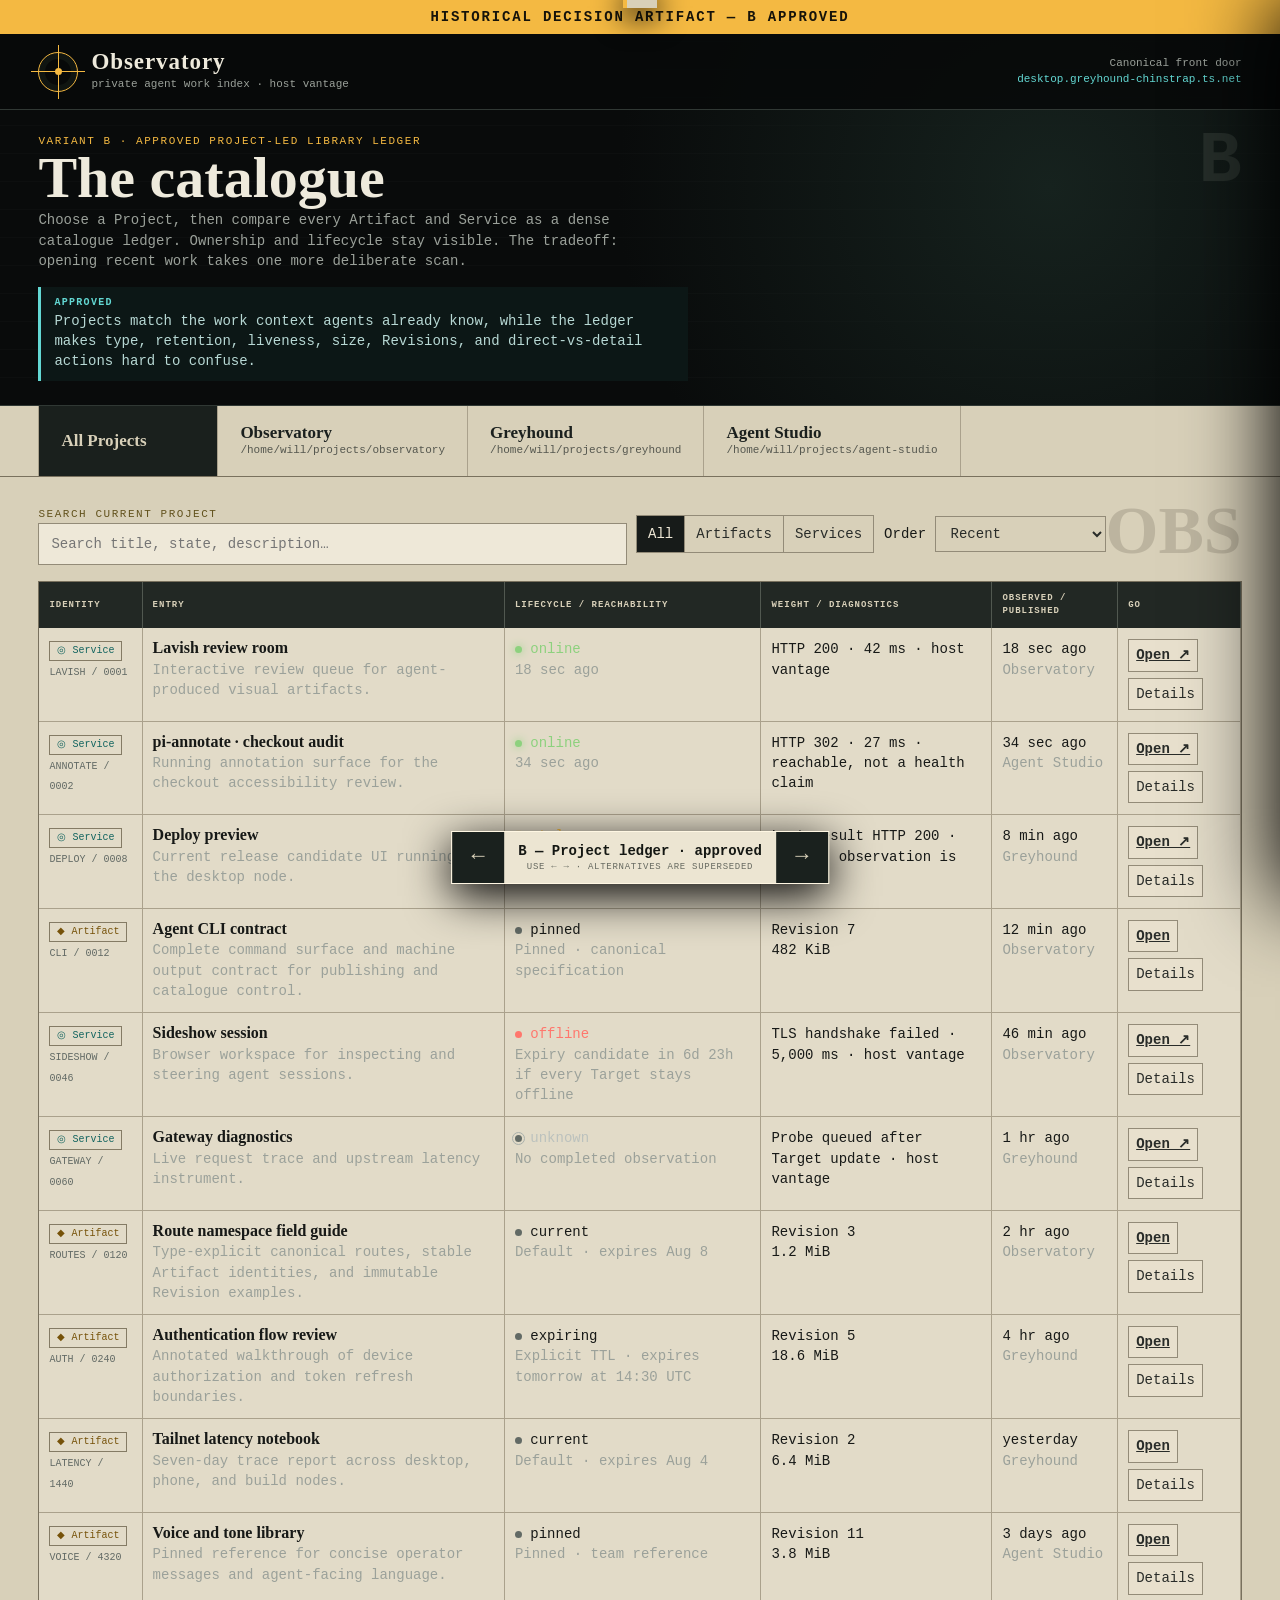
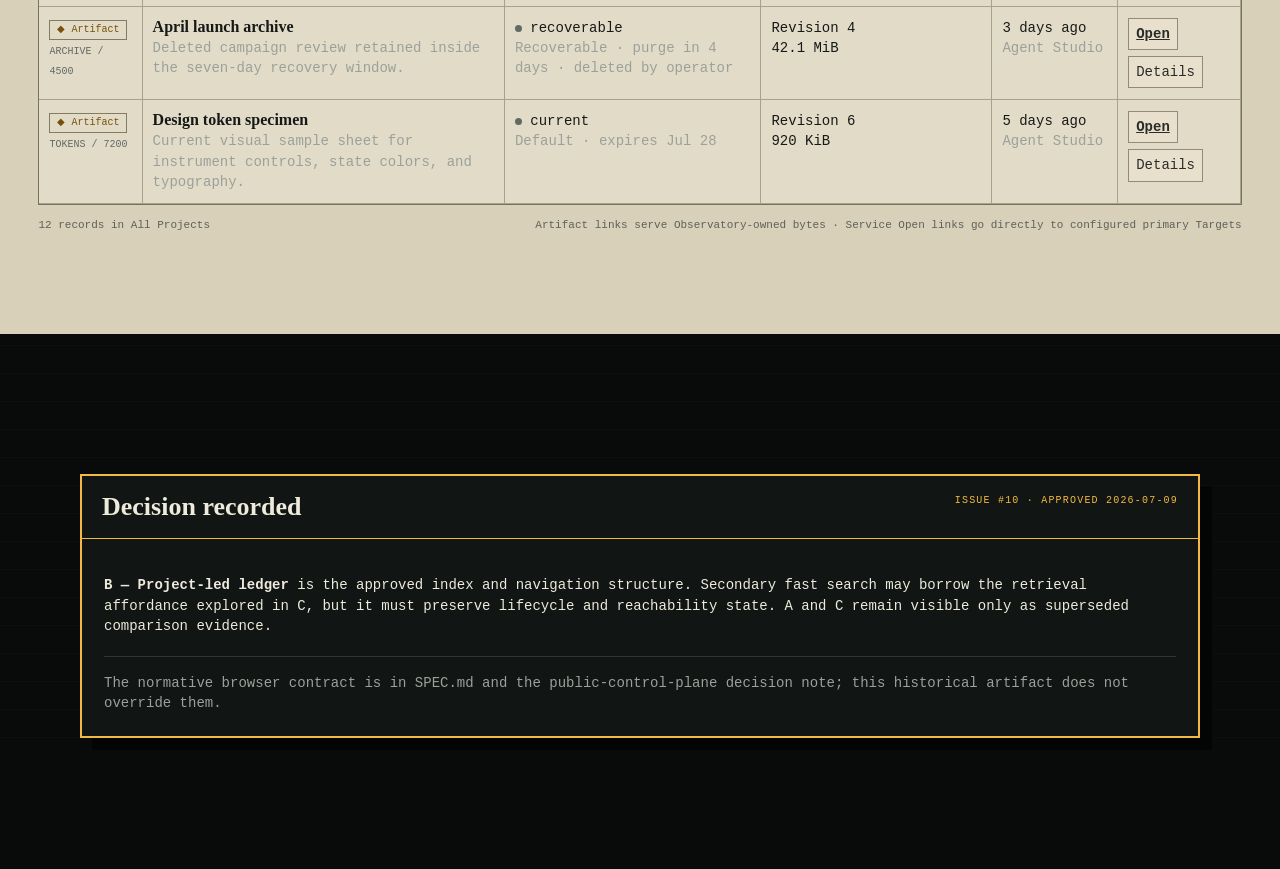
<file: docs/prototypes/observatory-index-navigation.html>
<!doctype html>
<html lang="en">
<head>
<meta charset="utf-8">
<meta name="viewport" content="width=device-width,initial-scale=1">
<meta name="color-scheme" content="dark">
<title>APPROVED DECISION — B Project-led ledger — Observatory Index &amp; Navigation</title>
<style>
:root{
  --night:#090b0b;--ink:#eeeadc;--muted:#9ba19a;--dim:#626a65;--line:#303834;
  --panel:#111514;--raised:#171c1a;--amber:#f4b942;--cyan:#63d8d3;--red:#ff776d;
  --green:#8dd17e;--blue:#8fb9ff;--paper:#d8d0b9;--paper-ink:#171917;
  --serif:"Iowan Old Style","Palatino Linotype",Palatino,Georgia,serif;
  --mono:"Cascadia Mono","IBM Plex Mono","SFMono-Regular",Consolas,"Liberation Mono",monospace;
}
*{box-sizing:border-box}html{background:var(--night);scroll-behavior:smooth}body{margin:0;color:var(--ink);font:14px/1.45 var(--mono);background:radial-gradient(circle at 82% 8%,#16221e 0,transparent 27rem),repeating-linear-gradient(0deg,rgba(255,255,255,.014) 0 1px,transparent 1px 28px),var(--night);min-height:100vh}button,input,textarea,select{font:inherit}button{cursor:pointer}a{color:inherit}.skip{position:fixed;top:-50px;left:12px;z-index:100;background:var(--amber);color:#111;padding:8px 12px}.skip:focus{top:12px}.prototype-flag{background:var(--amber);color:#16130a;text-align:center;padding:7px 12px;font-weight:900;letter-spacing:.13em;text-transform:uppercase}.mast{min-height:76px;display:flex;align-items:center;justify-content:space-between;gap:24px;padding:14px 3vw;border-bottom:1px solid var(--line);background:rgba(7,9,9,.9)}.brand{display:flex;align-items:center;gap:13px}.brand-mark{width:40px;height:40px;border:1px solid var(--amber);border-radius:50%;display:grid;place-items:center;position:relative;box-shadow:inset 0 0 0 6px #101511}.brand-mark:before,.brand-mark:after{content:"";position:absolute;background:var(--amber)}.brand-mark:before{width:1px;height:54px}.brand-mark:after{height:1px;width:54px}.brand-mark span{width:7px;height:7px;background:var(--amber);border-radius:50%}.brand h1{font:700 23px/1 var(--serif);margin:0;letter-spacing:.04em}.brand small,.origin{color:var(--muted);font-size:11px}.origin{text-align:right}.origin b{display:block;color:var(--cyan);font-weight:500}.variant{display:none;min-height:900px;padding-bottom:120px}.variant.active{display:block}.variant-intro{display:flex;align-items:flex-start;justify-content:space-between;gap:24px;padding:24px 3vw;border-bottom:1px solid var(--line)}.variant-intro h2{font:700 clamp(30px,5vw,58px)/.95 var(--serif);margin:0}.variant-intro p{max-width:620px;color:var(--muted);margin:5px 0 0}.variant-code{font-size:72px;line-height:.8;color:#252d29;font-weight:900}.eyebrow{color:var(--amber);letter-spacing:.14em;text-transform:uppercase;font-size:11px}.recommend{border-left:3px solid var(--cyan);padding:9px 13px;background:#0c1716;color:#b7d8d4;max-width:650px;margin-top:16px}.recommend strong{color:var(--cyan);display:block;text-transform:uppercase;font-size:10px;letter-spacing:.13em}.tool-input{width:100%;background:#090c0b;color:var(--ink);border:1px solid var(--line);border-radius:0;padding:10px 12px;outline:none}.tool-input:focus{border-color:var(--amber);box-shadow:0 0 0 2px rgba(244,185,66,.2)}.button{border:1px solid var(--line);background:#151a18;color:var(--ink);padding:8px 11px}.button:hover,.button.active,.button[aria-pressed=true]{border-color:var(--amber);color:var(--amber);background:#1d1a11}.button.primary{background:var(--amber);color:#17140c;border-color:var(--amber);font-weight:800}.button.detail{border-color:#53605a;color:#c7d0cb}.button:focus-visible,a:focus-visible,.entry-row:focus-visible{outline:2px solid var(--amber);outline-offset:2px}.chip{display:inline-flex;align-items:center;gap:6px;border:1px solid var(--line);padding:3px 7px;font-size:10px;line-height:1.2;color:var(--muted);white-space:nowrap}.chip.kind-artifact{color:var(--amber);border-color:#705a2d}.chip.kind-service{color:var(--cyan);border-color:#315c59}.dot{width:7px;height:7px;border-radius:50%;display:inline-block;background:var(--dim)}.online .dot,.dot.online{background:var(--green);box-shadow:0 0 8px var(--green)}.offline .dot,.dot.offline{background:var(--red)}.unknown .dot,.dot.unknown{background:var(--dim);outline:1px solid #a9b0ab;outline-offset:2px}.stale .dot,.dot.stale{background:var(--amber);box-shadow:0 0 0 3px rgba(244,185,66,.12)}.state-online{color:var(--green)}.state-offline{color:var(--red)}.state-unknown{color:#bbc1bd}.state-stale{color:var(--amber)}.artifact-current{color:var(--green)}.artifact-pinned{color:var(--blue)}.artifact-expiring{color:var(--amber)}.artifact-recoverable{color:var(--red)}.mono-id{font-size:10px;color:var(--dim)}.empty{padding:42px;border:1px dashed var(--line);color:var(--muted);text-align:center}.result-count{color:var(--muted);font-size:11px}.mini-actions{display:flex;gap:6px;flex-wrap:wrap}.entry-title{font:700 19px/1.15 var(--serif)}.subtle{color:var(--muted)}
/* A — activity instrument */
.a-shell{display:grid;grid-template-columns:220px minmax(0,1fr) 285px;min-height:720px}.a-rail{border-right:1px solid var(--line);padding:22px 18px}.a-rail h3,.a-signal h3{font-size:10px;color:var(--muted);letter-spacing:.14em;text-transform:uppercase;margin:22px 0 10px}.a-project{width:100%;text-align:left;border:0;border-left:2px solid transparent;background:none;color:var(--muted);padding:9px 8px;display:flex;justify-content:space-between;gap:8px}.a-project:hover,.a-project.active{color:var(--ink);border-left-color:var(--amber);background:#111714}.a-project span:last-child{color:var(--dim)}.a-main{padding:22px clamp(18px,3vw,42px);min-width:0}.a-tools{display:grid;grid-template-columns:minmax(180px,1fr) auto;gap:10px;margin-bottom:24px}.segmented{display:flex}.segmented .button{margin-left:-1px}.a-now-head{display:flex;align-items:end;justify-content:space-between;border-bottom:1px solid var(--line);padding-bottom:9px}.a-now-head h3{font:700 28px/1 var(--serif);margin:0}.feed{position:relative}.feed:before{content:"";position:absolute;left:9px;top:0;bottom:0;width:1px;background:var(--line)}.a-entry{display:grid;grid-template-columns:20px minmax(0,1fr) auto;gap:14px;padding:18px 0;position:relative;border-bottom:1px solid #222825}.a-entry .node{width:9px;height:9px;border:2px solid var(--night);outline:1px solid var(--line);background:var(--amber);border-radius:50%;margin-top:6px;z-index:1}.a-entry.service .node{background:var(--cyan)}.a-entry-main{min-width:0}.a-entry-top{display:flex;gap:8px;align-items:center;flex-wrap:wrap}.a-entry p{color:var(--muted);margin:6px 0 9px}.a-entry-meta{display:flex;gap:12px;flex-wrap:wrap;font-size:11px;color:var(--muted)}.a-entry-actions{display:flex;gap:6px;align-items:start}.a-signal{border-left:1px solid var(--line);padding:22px 18px;background:rgba(13,17,15,.55)}.signal-dial{aspect-ratio:1;border:1px solid var(--line);border-radius:50%;max-width:170px;margin:8px auto 20px;display:grid;place-items:center;background:repeating-radial-gradient(circle,transparent 0 19px,rgba(99,216,211,.08) 20px 21px),conic-gradient(from 0deg,transparent,rgba(99,216,211,.12),transparent 38%)}.signal-dial strong{font:700 36px/1 var(--serif);color:var(--cyan);text-align:center}.signal-dial small{display:block;font:9px var(--mono);color:var(--muted);margin-top:6px}.warning{border-left:2px solid var(--red);padding:9px 10px;margin:9px 0;background:#1c1211;color:#d8aaa5;font-size:11px}.notice{border-left:2px solid var(--amber);padding:9px 10px;margin:9px 0;background:#1c1911;color:#d8cda5;font-size:11px}.a-state-key{display:grid;grid-template-columns:1fr 1fr;gap:7px;font-size:10px;color:var(--muted)}
/* B — project ledger */
.b-shell{display:grid;grid-template-rows:auto 1fr}.b-project-strip{display:flex;gap:0;overflow:auto;border-bottom:1px solid #79715e;background:var(--paper);color:var(--paper-ink);padding:0 3vw}.b-project-tab{border:0;border-right:1px solid #aaa18c;background:transparent;color:#55574f;padding:17px 22px;text-align:left;min-width:180px}.b-project-tab:first-child{border-left:1px solid #aaa18c}.b-project-tab b{display:block;color:#1b201e;font:700 17px var(--serif)}.b-project-tab span{display:block;font-size:11px;overflow-wrap:anywhere}.b-project-tab.active{background:#1a201d;color:#aab1ac}.b-project-tab.active b{color:var(--paper)}.b-body{background:#d8d0b9;color:var(--paper-ink);padding:26px 3vw 100px;min-height:650px}.b-tools{display:grid;grid-template-columns:minmax(220px,1fr) auto auto;gap:10px;align-items:center;margin-bottom:16px}.b-body .tool-input{background:#eee8d8;color:#171917;border-color:#938b78}.b-body .button{background:#d8d0b9;color:#292c29;border-color:#938b78}.b-body .button.active,.b-body .button[aria-pressed=true]{background:#171b19;color:#f1ead8}.ledger-wrap{border:1px solid #79715e;overflow:auto;background:#e2dbc8}.ledger-table{width:100%;border-collapse:collapse;min-width:920px}.ledger-table th{position:sticky;top:0;background:#222824;color:#d8d0b9;text-transform:uppercase;letter-spacing:.11em;font-size:9px;text-align:left;padding:10px;border-right:1px solid #515850}.ledger-table td{padding:11px 10px;border-right:1px solid #aaa18c;border-bottom:1px solid #aaa18c;vertical-align:top}.ledger-table tbody tr{cursor:pointer}.ledger-table tbody tr:hover,.ledger-table tbody tr.selected{background:#f3ecd9}.ledger-table .entry-title{font-size:16px}.ledger-table .chip{border-color:#847b65;color:#464a44}.ledger-table .chip.kind-artifact{color:#765209}.ledger-table .chip.kind-service{color:#12645f}.ledger-table .button{padding:5px 7px;background:#e8e0cd}.b-summary{display:flex;justify-content:space-between;gap:16px;margin-top:13px;color:#5e6059;font-size:11px}.b-catalogue-mark{font:700 68px/.8 var(--serif);color:#bcb49f;float:right}.b-mobile-cards{display:none}
/* C — search command surface */
.c-shell{max-width:1120px;margin:0 auto;padding:38px 3vw 110px}.c-hero{text-align:center;padding:30px 0 36px}.c-hero .eyebrow{color:var(--cyan)}.c-hero h3{font:400 clamp(30px,6vw,67px)/1 var(--serif);margin:10px auto 24px;max-width:850px}.c-search-wrap{max-width:850px;margin:auto;position:relative}.c-search{width:100%;border:1px solid #4c5b55;background:#101514;color:var(--ink);font:20px/1.3 var(--serif);padding:20px 105px 20px 50px;box-shadow:0 20px 70px #000}.c-search:focus{outline:1px solid var(--cyan);border-color:var(--cyan)}.c-search-icon{position:absolute;left:18px;top:20px;color:var(--cyan);font-size:21px}.c-shortcut{position:absolute;right:14px;top:19px;border:1px solid var(--line);padding:4px 7px;color:var(--dim);font-size:10px}.c-scopes{display:flex;justify-content:center;gap:7px;flex-wrap:wrap;margin-top:15px}.c-scopes .button[aria-pressed=true]{border-color:var(--cyan);color:var(--cyan);background:#0d1b1a}.c-grid{display:grid;grid-template-columns:minmax(0,1.65fr) minmax(270px,.75fr);gap:25px}.c-results{border-top:1px solid var(--line)}.c-results-head{display:flex;justify-content:space-between;padding:11px 2px;color:var(--muted);font-size:10px;text-transform:uppercase;letter-spacing:.1em}.c-result{display:grid;grid-template-columns:35px minmax(0,1fr) auto;gap:13px;border-top:1px solid #222a27;padding:15px 5px;cursor:pointer}.c-result:hover,.c-result.selected{background:linear-gradient(90deg,#14201d,transparent)}.c-result-index{color:var(--dim);padding-top:3px}.c-result p{margin:4px 0 8px;color:var(--muted)}.c-result-meta{display:flex;gap:9px;flex-wrap:wrap;font-size:10px;color:var(--dim)}.c-result-actions{display:flex;align-items:center;gap:6px}.c-inspector{border:1px solid var(--line);background:#0d1110;align-self:start;position:sticky;top:16px;min-height:330px}.c-inspector-head{padding:12px 15px;border-bottom:1px solid var(--line);display:flex;justify-content:space-between;color:var(--muted);font-size:10px;text-transform:uppercase}.c-inspector-body{padding:18px}.c-orbit{height:92px;position:relative;border-bottom:1px solid var(--line);overflow:hidden;background:radial-gradient(circle at center,rgba(99,216,211,.16),transparent 45%)}.c-orbit:before{content:"";width:120px;height:120px;position:absolute;border:1px solid #36514b;border-radius:50%;left:50%;top:47%;transform:translate(-50%,-50%)}.c-orbit:after{content:"";width:7px;height:7px;position:absolute;background:var(--cyan);border-radius:50%;left:69%;top:37%;box-shadow:0 0 12px var(--cyan)}.c-detail-list{display:grid;grid-template-columns:85px 1fr;gap:8px;font-size:11px;margin:15px 0}.c-detail-list dt{color:var(--dim)}.c-detail-list dd{margin:0;overflow-wrap:anywhere}.c-project-map{margin-top:28px;display:grid;grid-template-columns:repeat(4,1fr);border:1px solid var(--line)}.c-project-map button{background:#101412;border:0;border-right:1px solid var(--line);padding:14px;color:var(--muted);text-align:left}.c-project-map button:last-child{border:0}.c-project-map b{display:block;color:var(--ink);font:700 16px var(--serif)}.c-project-map button:hover,.c-project-map button.active{background:#15201d;color:var(--cyan)}
/* shared detail drawer */
.drawer-backdrop{position:fixed;inset:0;background:rgba(0,0,0,.55);z-index:49;display:none}.drawer-backdrop.open{display:block}.drawer{position:fixed;right:0;top:0;bottom:0;width:min(500px,94vw);z-index:50;background:#111513;border-left:1px solid var(--amber);transform:translateX(105%);transition:transform .22s ease;box-shadow:-30px 0 80px #000;overflow:auto;padding-bottom:40px}.drawer.open{transform:none}.drawer-head{position:sticky;top:0;background:#111513;z-index:1;border-bottom:1px solid var(--line);padding:17px 20px;display:flex;justify-content:space-between;align-items:center}.drawer-head button{border:1px solid var(--line);background:none;color:var(--ink);width:34px;height:34px}.drawer-content{padding:23px}.drawer-content h2{font:700 34px/1 var(--serif);margin:7px 0}.drawer-section{border-top:1px solid var(--line);margin-top:22px;padding-top:16px}.drawer-section h3{font-size:10px;text-transform:uppercase;color:var(--muted);letter-spacing:.13em}.detail-grid{display:grid;grid-template-columns:120px 1fr;gap:9px;font-size:12px}.detail-grid dt{color:var(--muted)}.detail-grid dd{margin:0;overflow-wrap:anywhere}.target{border:1px solid var(--line);padding:12px;margin:8px 0}.target.primary-target{border-color:var(--cyan)}.target-head{display:flex;justify-content:space-between;gap:8px}.url{font-size:10px;color:var(--cyan);overflow-wrap:anywhere}.drawer-actions{display:flex;gap:8px;flex-wrap:wrap;margin-top:16px}.fake-toast{position:fixed;left:50%;top:18px;transform:translate(-50%,-150%);background:var(--paper);color:var(--paper-ink);z-index:80;padding:10px 15px;border-left:4px solid var(--amber);transition:.2s;box-shadow:0 9px 30px #000}.fake-toast.show{transform:translate(-50%,0)}
/* approval */
.approval{max-width:1120px;margin:20px auto 130px;border:2px solid var(--amber);background:#111513;box-shadow:12px 12px 0 #030404}.approval header{padding:18px 20px;border-bottom:1px solid var(--amber);display:flex;justify-content:space-between;gap:16px}.approval h2{font:700 26px/1 var(--serif);margin:0}.approval header span{font-size:10px;color:var(--amber);text-transform:uppercase;letter-spacing:.12em}.approval form{padding:22px}.approval fieldset{border:0;padding:0;margin:0}.approval legend{margin-bottom:12px;font-weight:800}.choices{display:grid;grid-template-columns:repeat(4,1fr);border:1px solid var(--line)}.choice{padding:14px;border-right:1px solid var(--line);cursor:pointer}.choice:last-child{border:0}.choice:has(input:checked){background:#222015;box-shadow:inset 0 -3px var(--amber)}.choice input{accent-color:var(--amber)}.choice b,.choice span{display:block;margin-left:24px}.choice b{font-family:var(--serif);font-size:16px}.choice span{font-size:10px;color:var(--muted);margin-top:4px}.approval label[for=changes]{display:block;margin-top:17px;color:var(--muted)}.approval textarea{width:100%;min-height:95px;margin-top:6px;background:#090b0b;color:var(--ink);border:1px solid var(--line);padding:11px}.submit-row{display:flex;align-items:center;gap:13px;margin-top:13px}.form-status{color:var(--cyan);font-size:11px}.tradeoff{margin:20px 0 0;border-top:1px solid var(--line);padding-top:16px;color:var(--muted)}
/* prototype switcher */
.switcher{position:fixed;z-index:70;bottom:16px;left:50%;transform:translateX(-50%);display:flex;background:#ece5d2;color:#141713;border:1px solid #fff7e3;box-shadow:0 12px 45px #000;min-width:360px}.switcher button{border:0;background:#1a211e;color:var(--paper);width:52px;font-size:22px}.switcher button:hover{background:#2d3833;color:var(--amber)}.switch-label{flex:1;text-align:center;padding:9px 14px;font-weight:800}.switch-label small{display:block;color:#666960;font-weight:400;font-size:9px;letter-spacing:.08em;text-transform:uppercase}
@media(max-width:1000px){.a-shell{grid-template-columns:180px minmax(0,1fr)}.a-signal{grid-column:1/-1;border-left:0;border-top:1px solid var(--line);display:grid;grid-template-columns:180px 1fr 1fr;gap:16px}.a-signal h3{margin-top:4px}.signal-dial{grid-row:1/4}.c-grid{grid-template-columns:1fr}.c-inspector{position:static}.choices{grid-template-columns:1fr 1fr}.choice:nth-child(2){border-right:0}.choice:nth-child(-n+2){border-bottom:1px solid var(--line)}}
@media(max-width:700px){body{font-size:13px}.prototype-flag{font-size:9px}.mast{align-items:flex-start}.origin{max-width:180px;overflow-wrap:anywhere}.brand h1{font-size:19px}.brand-mark{width:32px;height:32px}.variant-intro{padding:19px 16px}.variant-code{font-size:46px}.a-shell{display:block}.a-rail{border-right:0;border-bottom:1px solid var(--line);padding:12px 16px}.a-rail h3{margin:6px 0}.a-projects{display:flex;overflow:auto}.a-project{min-width:150px}.a-main{padding:18px 16px}.a-tools{grid-template-columns:1fr}.segmented{overflow:auto}.a-entry{grid-template-columns:15px minmax(0,1fr)}.a-entry-actions{grid-column:2;justify-content:flex-start}.a-signal{display:block;padding:18px 16px}.signal-dial{width:130px;margin-left:0}.b-project-strip{padding:0}.b-project-tab{min-width:150px;padding:12px}.b-body{padding:18px 12px 100px;min-height:0}.b-tools{grid-template-columns:1fr}.ledger-wrap{display:none}.b-mobile-cards{display:block}.b-card{border:1px solid #8d846f;border-bottom:0;padding:13px;background:#e3dcc9}.b-card:last-child{border-bottom:1px solid #8d846f}.b-card-head{display:flex;justify-content:space-between;gap:8px}.b-card-meta{display:grid;grid-template-columns:90px 1fr;gap:5px;margin:9px 0;color:#565950;font-size:10px}.b-card-meta b{color:#242724}.b-summary{display:block}.c-shell{padding:18px 13px 100px}.c-hero{padding:15px 0 25px}.c-search{padding:15px 20px 15px 43px;font-size:17px}.c-search-icon{top:14px}.c-shortcut{display:none}.c-result{grid-template-columns:25px 1fr}.c-result-actions{grid-column:2;justify-content:flex-start}.c-project-map{grid-template-columns:1fr}.c-project-map button{border-right:0;border-bottom:1px solid var(--line)}.approval{margin:10px 12px 115px}.approval header{display:block}.approval header span{display:block;margin-top:7px}.choices{grid-template-columns:1fr}.choice,.choice:nth-child(2){border-right:0;border-bottom:1px solid var(--line)}.submit-row{align-items:flex-start;flex-direction:column}.switcher{bottom:9px;min-width:0;width:calc(100% - 20px)}.switch-label{padding:7px 5px;font-size:12px}.drawer{width:100vw}.detail-grid{grid-template-columns:95px 1fr}}
@media(prefers-reduced-motion:reduce){*{scroll-behavior:auto!important;transition:none!important}}
</style>
</head>
<body>
<a class="skip" href="#variantRoot">Skip to index</a>
<div class="prototype-flag">HISTORICAL DECISION ARTIFACT — B APPROVED</div>
<header class="mast">
  <div class="brand"><div class="brand-mark" aria-hidden="true"><span></span></div><div><h1>Observatory</h1><small>private agent work index · host vantage</small></div></div>
  <div class="origin">Canonical front door<b>desktop.greyhound-chinstrap.ts.net</b></div>
</header>
<main id="variantRoot" tabindex="-1">
<!-- Exactly three interface variants. Their populated contents are rendered from the shared in-memory catalogue. -->
<section class="variant variant-a" data-variant="A" aria-labelledby="title-a">
  <header class="variant-intro"><div><div class="eyebrow">Variant A · superseded activity-first workbench</div><h2 id="title-a">Now / Recent</h2><p>Start with what changed and what is reachable. Recency is the spine; Projects narrow the stream. The tradeoff: durable library browsing is secondary.</p></div><div class="variant-code" aria-hidden="true">A</div></header>
  <div class="a-shell">
    <aside class="a-rail" aria-label="Project navigation"><h3>Projects</h3><div class="a-projects" id="aProjects"></div><h3>State in view</h3><div class="a-state-key"><span><i class="dot online"></i> online</span><span><i class="dot offline"></i> offline</span><span><i class="dot stale"></i> stale</span><span><i class="dot unknown"></i> unknown</span></div></aside>
    <div class="a-main"><div class="a-tools"><label><span class="eyebrow">Find in recent work</span><input class="tool-input" id="aSearch" type="search" placeholder="Title, Project, description…"></label><div class="segmented" aria-label="Entry type"><button class="button active" data-a-kind="all" type="button">All</button><button class="button" data-a-kind="artifact" type="button">Artifacts</button><button class="button" data-a-kind="service" type="button">Services</button></div></div><div class="a-now-head"><h3>Instrument log</h3><span class="result-count" id="aCount"></span></div><div class="feed" id="aFeed"></div></div>
    <aside class="a-signal" aria-label="Catalogue signals"><div class="signal-dial"><strong>9<small>reachable / current</small></strong></div><div><h3>Retention watch</h3><div class="warning"><b>Auth flow review</b><br>Expires tomorrow · 18.6 MiB</div><div class="warning"><b>April launch archive</b><br>Recoverable for 4 more days</div></div><div><h3>Service diagnostics</h3><div class="notice"><b>Sideshow</b><br>Offline · TLS handshake · 46 min</div><div class="notice"><b>Deploy preview</b><br>Stale online result · 8 min old</div></div></aside>
  </div>
</section>
<section class="variant variant-b" data-variant="B" aria-labelledby="title-b">
  <header class="variant-intro"><div><div class="eyebrow">Variant B · approved Project-led library ledger</div><h2 id="title-b">The catalogue</h2><p>Choose a Project, then compare every Artifact and Service as a dense catalogue ledger. Ownership and lifecycle stay visible. The tradeoff: opening recent work takes one more deliberate scan.</p><div class="recommend"><strong>Approved</strong>Projects match the work context agents already know, while the ledger makes type, retention, liveness, size, Revisions, and direct-vs-detail actions hard to confuse.</div></div><div class="variant-code" aria-hidden="true">B</div></header>
  <div class="b-shell"><nav class="b-project-strip" id="bProjects" aria-label="Project navigation"></nav><div class="b-body"><span class="b-catalogue-mark" aria-hidden="true">OBS</span><div class="b-tools"><label><span class="eyebrow" style="color:#62521d">Search current Project</span><input class="tool-input" id="bSearch" type="search" placeholder="Search title, state, description…"></label><div class="segmented"><button class="button active" data-b-kind="all" type="button">All</button><button class="button" data-b-kind="artifact" type="button">Artifacts</button><button class="button" data-b-kind="service" type="button">Services</button></div><label>Order <select class="button" id="bSort"><option value="recent">Recent</option><option value="name">Title</option><option value="attention">Needs attention</option></select></label></div><div class="ledger-wrap"><table class="ledger-table"><thead><tr><th>Identity</th><th>Entry</th><th>Lifecycle / reachability</th><th>Weight / diagnostics</th><th>Observed / published</th><th>Go</th></tr></thead><tbody id="bRows"></tbody></table></div><div class="b-mobile-cards" id="bCards"></div><div class="b-summary"><span id="bCount"></span><span>Artifact links serve Observatory-owned bytes · Service Open links go directly to configured primary Targets</span></div></div></div>
</section>
<section class="variant variant-c" data-variant="C" aria-labelledby="title-c">
  <header class="variant-intro"><div><div class="eyebrow">Variant C · superseded search-first command surface</div><h2 id="title-c">Ask the catalogue</h2><p>Retrieval is the front door: type any remembered fragment, then act from ranked results. The inspector explains the selected destination. The tradeoff: the collection has less ambient visibility.</p></div><div class="variant-code" aria-hidden="true">C</div></header>
  <div class="c-shell"><div class="c-hero"><div class="eyebrow">12 entries · 3 Projects · one known origin</div><h3>What do you need to open?</h3><div class="c-search-wrap"><span class="c-search-icon" aria-hidden="true">⌕</span><input id="cSearch" class="c-search" type="search" autocomplete="off" placeholder="Try “auth”, “offline”, “pinned”, or “sideshow”" aria-label="Search the Observatory catalogue"><span class="c-shortcut">TYPE TO FILTER</span></div><div class="c-scopes"><button class="button" data-c-scope="all" aria-pressed="true" type="button">Everything</button><button class="button" data-c-scope="artifact" aria-pressed="false" type="button">Artifacts</button><button class="button" data-c-scope="service" aria-pressed="false" type="button">Services</button><button class="button" data-c-scope="attention" aria-pressed="false" type="button">Needs attention</button></div></div><div class="c-grid"><div><div class="c-results"><div class="c-results-head"><span>Ranked destinations</span><span id="cCount"></span></div><div id="cResults"></div></div><nav class="c-project-map" id="cProjects" aria-label="Project scopes"></nav></div><aside class="c-inspector" aria-live="polite"><div class="c-inspector-head"><span>Destination inspector</span><span>host observation</span></div><div class="c-orbit" aria-hidden="true"></div><div class="c-inspector-body" id="cInspector"></div></aside></div></div>
</section>
<section class="approval" id="approval">
  <header><h2>Decision recorded</h2><span>Issue #10 · approved 2026-07-09</span></header>
  <div style="padding:22px"><p><strong>B — Project-led ledger</strong> is the approved index and navigation structure. Secondary fast search may borrow the retrieval affordance explored in C, but it must preserve lifecycle and reachability state. A and C remain visible only as superseded comparison evidence.</p><p class="tradeoff">The normative browser contract is in <code>SPEC.md</code> and the public-control-plane decision note; this historical artifact does not override them.</p></div>
</section>
</main>
<div class="drawer-backdrop" id="drawerBackdrop"></div><aside class="drawer" id="drawer" aria-hidden="true" aria-label="Entry details"><div class="drawer-head"><span>OBSERVATORY / ENTRY DETAIL</span><button id="drawerClose" type="button" aria-label="Close details">×</button></div><div class="drawer-content" id="drawerContent"></div></aside>
<div class="fake-toast" id="toast" role="status"></div>
<div class="switcher" aria-label="Historical variant switcher"><button type="button" id="prevVariant" aria-label="Previous variant">←</button><div class="switch-label" id="switchLabel">B — Project ledger · approved<small>Use ← → · alternatives are superseded</small></div><button type="button" id="nextVariant" aria-label="Next variant">→</button></div>
<script>
(()=>{
'use strict';
const projects=[
 {id:'all',name:'All Projects',path:'',count:12},
 {id:'observatory',name:'Observatory',path:'/home/will/projects/observatory',count:5},
 {id:'greyhound',name:'Greyhound',path:'/home/will/projects/greyhound',count:4},
 {id:'studio',name:'Agent Studio',path:'/home/will/projects/agent-studio',count:3}
];
const entries=[
 {id:'cli',kind:'artifact',project:'observatory',title:'Agent CLI contract',description:'Complete command surface and machine output contract for publishing and catalogue control.',artifactState:'pinned',retention:'Pinned · canonical specification',revision:7,size:'482 KiB',when:'12 min ago',age:12,path:'/artifacts/agent-cli-contract~6r3t8w2y5b9c4d7f0g1h3j5k7m/',detail:'/ui/projects/observatory~4m7k2x9q1v6c8d3f5g0h2j4n6p/artifacts/agent-cli-contract~6r3t8w2y5b9c4d7f0g1h3j5k7m/'},
 {id:'lavish',kind:'service',project:'observatory',title:'Lavish review room',description:'Interactive review queue for agent-produced visual artifacts.',serviceState:'online',observation:'18 sec ago',diagnostic:'HTTP 200 · 42 ms · host vantage',when:'18 sec ago',age:1,pinned:true,path:'https://desktop.greyhound-chinstrap.ts.net:8443/',detail:'/ui/projects/observatory~4m7k2x9q1v6c8d3f5g0h2j4n6p/services/lavish-review-room~8t5w0x4z7c1d6f9g2h3j5k7m9n/',targets:[{name:'tailnet',primary:true,url:'https://desktop.greyhound-chinstrap.ts.net:8443/',state:'online',fact:'HTTP 200 · 42 ms · 18 sec ago'},{name:'local',url:'http://127.0.0.1:4173/',state:'online',fact:'HTTP 200 · 3 ms · 22 sec ago'}]},
 {id:'routes',kind:'artifact',project:'observatory',title:'Route namespace field guide',description:'Type-explicit canonical routes, stable Artifact identities, and immutable Revision examples.',artifactState:'current',retention:'Default · expires Aug 8',revision:3,size:'1.2 MiB',when:'2 hr ago',age:120,path:'/artifacts/route-namespace-field-guide~2f7g1h4j8k3m6n9p0q2r5t7v9x/',detail:'/ui/projects/observatory~4m7k2x9q1v6c8d3f5g0h2j4n6p/artifacts/route-namespace-field-guide~2f7g1h4j8k3m6n9p0q2r5t7v9x/'},
 {id:'sideshow',kind:'service',project:'observatory',title:'Sideshow session',description:'Browser workspace for inspecting and steering agent sessions.',serviceState:'offline',observation:'46 min ago',diagnostic:'TLS handshake failed · 5,000 ms · host vantage',expiry:'Expiry candidate in 6d 23h if every Target stays offline',when:'46 min ago',age:46,path:'https://desktop.greyhound-chinstrap.ts.net:9443/session/current',detail:'/ui/projects/observatory~4m7k2x9q1v6c8d3f5g0h2j4n6p/services/sideshow-session~5q1w7e3r9t4y8u2i6o0p3a5s7d/',targets:[{name:'tailnet',primary:true,url:'https://desktop.greyhound-chinstrap.ts.net:9443/session/current',state:'offline',fact:'TLS handshake · 5,000 ms · 46 min ago'},{name:'local',url:'http://127.0.0.1:8080/session/current',state:'offline',fact:'Connection refused · 2 ms · 46 min ago'}]},
 {id:'auth',kind:'artifact',project:'greyhound',title:'Authentication flow review',description:'Annotated walkthrough of device authorization and token refresh boundaries.',artifactState:'expiring',retention:'Explicit TTL · expires tomorrow at 14:30 UTC',revision:5,size:'18.6 MiB',when:'4 hr ago',age:240,path:'/artifacts/authentication-flow-review~1a4s7d0f3g6h9j2k5m8n1p4q7r/',detail:'/ui/projects/greyhound~7n2m8k4j1h5g9f3d6s0a2p4o6i/artifacts/authentication-flow-review~1a4s7d0f3g6h9j2k5m8n1p4q7r/'},
 {id:'gateway',kind:'service',project:'greyhound',title:'Gateway diagnostics',description:'Live request trace and upstream latency instrument.',serviceState:'unknown',observation:'No completed observation',diagnostic:'Probe queued after Target update · host vantage',when:'1 hr ago',age:60,path:'https://greyhound.greyhound-chinstrap.ts.net:7443/',detail:'/ui/projects/greyhound~7n2m8k4j1h5g9f3d6s0a2p4o6i/services/gateway-diagnostics~4z8x2c6v0b3n7m1a5s9d2f4g6h/',targets:[{name:'tailnet',primary:true,url:'https://greyhound.greyhound-chinstrap.ts.net:7443/',state:'unknown',fact:'Probe queued · no result'},{name:'host-loopback',url:'http://127.0.0.1:7443/',state:'unknown',fact:'Probe queued · no result'}]},
 {id:'latency',kind:'artifact',project:'greyhound',title:'Tailnet latency notebook',description:'Seven-day trace report across desktop, phone, and build nodes.',artifactState:'current',retention:'Default · expires Aug 4',revision:2,size:'6.4 MiB',when:'yesterday',age:1440,path:'/artifacts/tailnet-latency-notebook~9p5o1i7u3y8t4r0e6w2q5a9s1d/',detail:'/ui/projects/greyhound~7n2m8k4j1h5g9f3d6s0a2p4o6i/artifacts/tailnet-latency-notebook~9p5o1i7u3y8t4r0e6w2q5a9s1d/'},
 {id:'deploy',kind:'service',project:'greyhound',title:'Deploy preview',description:'Current release candidate UI running on the desktop node.',serviceState:'stale',underlying:'last result online',observation:'8 min ago',diagnostic:'Last result HTTP 200 · 61 ms · observation is stale',when:'8 min ago',age:8,path:'https://greyhound.greyhound-chinstrap.ts.net:6331/',detail:'/ui/projects/greyhound~7n2m8k4j1h5g9f3d6s0a2p4o6i/services/deploy-preview~0q4w8e2r6t1y5u9i3o7p0a4s6d/',targets:[{name:'candidate',primary:true,url:'https://greyhound.greyhound-chinstrap.ts.net:6331/',state:'stale',fact:'Last HTTP 200 · 61 ms · 8 min ago'},{name:'local',url:'http://127.0.0.1:6331/',state:'stale',fact:'Last HTTP 200 · 7 ms · 8 min ago'}]},
 {id:'voice',kind:'artifact',project:'studio',title:'Voice and tone library',description:'Pinned reference for concise operator messages and agent-facing language.',artifactState:'pinned',retention:'Pinned · team reference',revision:11,size:'3.8 MiB',when:'3 days ago',age:4320,path:'/artifacts/voice-and-tone-library~3d7f1g5h9j2k6m0n4p8q3r7t1v/',detail:'/ui/projects/agent-studio~2v6b0n4m8c1x5z9a3s7d2f6g0h/artifacts/voice-and-tone-library~3d7f1g5h9j2k6m0n4p8q3r7t1v/'},
 {id:'annotate',kind:'service',project:'studio',title:'pi-annotate · checkout audit',description:'Running annotation surface for the checkout accessibility review.',serviceState:'online',observation:'34 sec ago',diagnostic:'HTTP 302 · 27 ms · reachable, not a health claim',when:'34 sec ago',age:2,path:'https://desktop.greyhound-chinstrap.ts.net:8666/review/checkout',detail:'/ui/projects/agent-studio~2v6b0n4m8c1x5z9a3s7d2f6g0h/services/pi-annotate-checkout-audit~6h0j4k8m2n7p1q5r9t3v6w0x4z/',targets:[{name:'tailnet',primary:true,url:'https://desktop.greyhound-chinstrap.ts.net:8666/review/checkout',state:'online',fact:'HTTP 302 · 27 ms · 34 sec ago'},{name:'local',url:'http://127.0.0.1:8666/review/checkout',state:'online',fact:'HTTP 200 · 4 ms · 40 sec ago'}]},
 {id:'archive',kind:'artifact',project:'studio',title:'April launch archive',description:'Deleted campaign review retained inside the seven-day recovery window.',artifactState:'recoverable',retention:'Recoverable · purge in 4 days · deleted by operator',revision:4,size:'42.1 MiB',when:'3 days ago',age:4500,path:'/artifacts/april-launch-archive~8k2m6n0p4q9r3t7v1w5x8y2z6a/',detail:'/ui/projects/agent-studio~2v6b0n4m8c1x5z9a3s7d2f6g0h/artifacts/april-launch-archive~8k2m6n0p4q9r3t7v1w5x8y2z6a/'},
 {id:'tokens',kind:'artifact',project:'studio',title:'Design token specimen',description:'Current visual sample sheet for instrument controls, state colors, and typography.',artifactState:'current',retention:'Default · expires Jul 28',revision:6,size:'920 KiB',when:'5 days ago',age:7200,path:'/artifacts/design-token-specimen~5m9n3p7q1r6t0v4w8x2y5z9a3b/',detail:'/ui/projects/agent-studio~2v6b0n4m8c1x5z9a3s7d2f6g0h/artifacts/design-token-specimen~5m9n3p7q1r6t0v4w8x2y5z9a3b/'}
];
const state={A:{project:'all',kind:'all',query:''},B:{project:'all',kind:'all',query:'',sort:'recent'},C:{project:'all',scope:'all',query:'',selected:'cli'}};
const projectName=id=>projects.find(p=>p.id===id)?.name||id;
const esc=s=>String(s).replace(/[&<>"']/g,c=>({'&':'&amp;','<':'&lt;','>':'&gt;','"':'&quot;',"'":'&#39;'}[c]));
const searchText=e=>`${e.title} ${e.description} ${projectName(e.project)} ${e.kind} ${e.artifactState||''} ${e.serviceState||''} ${e.retention||''} ${e.diagnostic||''}`.toLowerCase();
const matches=(e,s)=> (s.project==='all'||e.project===s.project)&&(s.kind==='all'||e.kind===s.kind)&&(!s.query||searchText(e).includes(s.query.toLowerCase()));
const stateLabel=e=>e.kind==='artifact'?e.artifactState:e.serviceState;
const stateMarkup=e=>`<span class="state-${esc(stateLabel(e))}"><i class="dot ${esc(stateLabel(e))}"></i> ${esc(stateLabel(e))}</span>`;
const kindMarkup=e=>`<span class="chip kind-${e.kind}">${e.kind==='artifact'?'◆ Artifact':'◎ Service'}</span>`;
const goButtons=(e,compact=false)=>e.kind==='artifact'
 ? `<a class="button primary" href="${esc(e.path)}" ${compact?'':'title="Open stable current Artifact"'}>Open</a><button class="button detail" type="button" data-detail="${e.id}">Details</button>`
 : `<a class="button primary" href="${esc(e.path)}" ${compact?'':'title="Open direct primary Target — not through Observatory"'}>Open ↗</a><button class="button detail" type="button" data-detail="${e.id}">Details</button>`;
function renderProjects(target,current,handler,buttonClass=''){
 target.innerHTML=projects.map(p=>`<button type="button" class="${buttonClass} ${current===p.id?'active':''}" data-project="${p.id}" aria-pressed="${current===p.id}"><b>${esc(p.name)}</b>${p.path&&buttonClass!=='a-project'?`<span>${esc(p.path)}</span>`:''}${buttonClass==='a-project'?`<span>${p.count}</span>`:''}</button>`).join('');
 target.querySelectorAll('[data-project]').forEach(b=>b.addEventListener('click',()=>handler(b.dataset.project)));
}
function bindDetails(root){root.querySelectorAll('[data-detail]').forEach(b=>b.addEventListener('click',ev=>{ev.preventDefault();ev.stopPropagation();openDrawer(b.dataset.detail)}));root.querySelectorAll('[data-entry]').forEach(row=>row.addEventListener('click',ev=>{if(!ev.target.closest('a,button'))openDrawer(row.dataset.entry)}));}
function renderA(){const s=state.A;renderProjects(document.getElementById('aProjects'),s.project,p=>{s.project=p;renderA()},'a-project');const list=entries.filter(e=>matches(e,s)).sort((a,b)=>a.age-b.age);document.getElementById('aCount').textContent=`${list.length} of ${entries.length} visible`;document.querySelectorAll('[data-a-kind]').forEach(b=>b.classList.toggle('active',b.dataset.aKind===s.kind));document.getElementById('aFeed').innerHTML=list.length?list.map(e=>`<article class="a-entry ${e.kind} entry-row" data-entry="${e.id}" tabindex="0"><i class="node" aria-hidden="true"></i><div class="a-entry-main"><div class="a-entry-top">${kindMarkup(e)} ${stateMarkup(e)} <span class="subtle">${esc(projectName(e.project))}</span></div><div class="entry-title">${esc(e.title)}</div><p>${esc(e.description)}</p><div class="a-entry-meta"><span>${esc(e.when)}</span>${e.kind==='artifact'?`<span>Revision ${e.revision}</span><span>${esc(e.size)}</span><span>${esc(e.retention)}</span>`:`<span>${esc(e.diagnostic)}</span>${e.expiry?`<span class="state-offline">${esc(e.expiry)}</span>`:''}`}</div></div><div class="a-entry-actions">${goButtons(e,true)}</div></article>`).join(''):`<div class="empty">No Entries match this instrument view.</div>`;bindDetails(document.getElementById('aFeed'))}
function renderB(){const s=state.B;renderProjects(document.getElementById('bProjects'),s.project,p=>{s.project=p;renderB()},'b-project-tab');let list=entries.filter(e=>matches(e,s));if(s.sort==='name')list.sort((a,b)=>a.title.localeCompare(b.title));else if(s.sort==='attention')list.sort((a,b)=>Number(['offline','stale','unknown','expiring','recoverable'].includes(stateLabel(b)))-Number(['offline','stale','unknown','expiring','recoverable'].includes(stateLabel(a)))||a.age-b.age);else list.sort((a,b)=>a.age-b.age);document.querySelectorAll('[data-b-kind]').forEach(b=>b.classList.toggle('active',b.dataset.bKind===s.kind));const rows=list.map(e=>`<tr class="entry-row" data-entry="${e.id}" tabindex="0"><td>${kindMarkup(e)}<br><span class="mono-id">${e.id.toUpperCase()} / ${String(e.age).padStart(4,'0')}</span></td><td><span class="entry-title">${esc(e.title)}</span><br><span class="subtle">${esc(e.description)}</span></td><td>${stateMarkup(e)}<br><span class="subtle">${esc(e.kind==='artifact'?e.retention:(e.expiry||e.observation))}</span></td><td>${e.kind==='artifact'?`Revision ${e.revision}<br>${esc(e.size)}`:esc(e.diagnostic)}</td><td>${esc(e.when)}<br><span class="subtle">${esc(projectName(e.project))}</span></td><td><div class="mini-actions">${goButtons(e,true)}</div></td></tr>`).join('');document.getElementById('bRows').innerHTML=rows||`<tr><td colspan="6"><div class="empty">No catalogue records match.</div></td></tr>`;document.getElementById('bCards').innerHTML=list.map(e=>`<article class="b-card entry-row" data-entry="${e.id}" tabindex="0"><div class="b-card-head"><div>${kindMarkup(e)} <span class="entry-title">${esc(e.title)}</span></div>${stateMarkup(e)}</div><div class="b-card-meta"><b>Project</b><span>${esc(projectName(e.project))}</span><b>${e.kind==='artifact'?'Retention':'Observation'}</b><span>${esc(e.kind==='artifact'?e.retention:e.observation)}</span><b>${e.kind==='artifact'?'Revision / size':'Diagnostic'}</b><span>${e.kind==='artifact'?`${e.revision} / ${esc(e.size)}`:esc(e.diagnostic)}</span></div><div class="mini-actions">${goButtons(e,true)}</div></article>`).join('')||`<div class="empty">No catalogue records match.</div>`;document.getElementById('bCount').textContent=`${list.length} records in ${projectName(s.project)}`;bindDetails(document.querySelector('.b-body'))}
function cFiltered(){const s=state.C;return entries.filter(e=>{const projectOK=s.project==='all'||e.project===s.project;const queryOK=!s.query||searchText(e).includes(s.query.toLowerCase());const scopeOK=s.scope==='all'||e.kind===s.scope||(s.scope==='attention'&&['offline','stale','unknown','expiring','recoverable'].includes(stateLabel(e)));return projectOK&&queryOK&&scopeOK}).sort((a,b)=>{if(s.query){const q=s.query.toLowerCase();const at=a.title.toLowerCase().startsWith(q)?0:1;const bt=b.title.toLowerCase().startsWith(q)?0:1;if(at!==bt)return at-bt}return a.age-b.age})}
function renderC(){const s=state.C;const list=cFiltered();if(!list.some(e=>e.id===s.selected))s.selected=list[0]?.id||null;document.querySelectorAll('[data-c-scope]').forEach(b=>b.setAttribute('aria-pressed',String(b.dataset.cScope===s.scope)));document.getElementById('cCount').textContent=`${list.length} FOUND`;document.getElementById('cResults').innerHTML=list.length?list.map((e,i)=>`<article class="c-result entry-row ${s.selected===e.id?'selected':''}" data-entry="${e.id}" tabindex="0"><span class="c-result-index">${String(i+1).padStart(2,'0')}</span><div><div>${kindMarkup(e)} ${stateMarkup(e)} <span class="entry-title">${esc(e.title)}</span></div><p>${esc(e.description)}</p><div class="c-result-meta"><span>${esc(projectName(e.project))}</span><span>${esc(e.kind==='artifact'?`Revision ${e.revision} · ${e.size} · ${e.retention}`:e.diagnostic)}</span><span>${esc(e.when)}</span></div></div><div class="c-result-actions">${goButtons(e,true)}</div></article>`).join(''):`<div class="empty">No destination found. Try a Project name or state such as “pinned.”</div>`;renderProjects(document.getElementById('cProjects'),s.project,p=>{s.project=p;renderC()});const selected=entries.find(e=>e.id===s.selected);renderInspector(selected);const results=document.getElementById('cResults');results.querySelectorAll('[data-entry]').forEach(row=>row.addEventListener('click',ev=>{if(ev.target.closest('a,button'))return;s.selected=row.dataset.entry;renderC()}));bindDetails(results)}
function renderInspector(e){const box=document.getElementById('cInspector');if(!e){box.innerHTML='<p class="subtle">No Entry selected.</p>';return}box.innerHTML=`${kindMarkup(e)} ${stateMarkup(e)}<h3 class="entry-title">${esc(e.title)}</h3><p class="subtle">${esc(e.kind==='artifact'?'Open serves Observatory-owned current Revision bytes.':'Open leaves Observatory for the configured primary Target. No alternative is selected automatically.')}</p><dl class="c-detail-list"><dt>Project</dt><dd>${esc(projectName(e.project))}</dd><dt>${e.kind==='artifact'?'Retention':'Observed'}</dt><dd>${esc(e.kind==='artifact'?e.retention:e.observation)}</dd><dt>${e.kind==='artifact'?'Revision':'Diagnostic'}</dt><dd>${esc(e.kind==='artifact'?`${e.revision} · ${e.size}`:e.diagnostic)}</dd><dt>Destination</dt><dd class="url">${esc(e.path)}</dd></dl><div class="mini-actions">${goButtons(e)}</div>`;bindDetails(box)}
function openDrawer(id){const e=entries.find(x=>x.id===id);if(!e)return;const project=projects.find(p=>p.id===e.project);const content=document.getElementById('drawerContent');content.innerHTML=`<div class="eyebrow">${esc(project.name)} / ${esc(e.kind)}</div><h2>${esc(e.title)}</h2><p class="subtle">${esc(e.description)}</p><div class="drawer-actions">${goButtons(e)}<button class="button" type="button" data-fake-action="${e.kind==='artifact'?'Copy stable link':'Copy detail link'}">${e.kind==='artifact'?'Copy stable link':'Copy detail link'}</button></div><section class="drawer-section"><h3>Catalogue record</h3><dl class="detail-grid"><dt>State</dt><dd>${stateMarkup(e)}</dd><dt>Project</dt><dd>${esc(project.name)}<br><span class="mono-id">${esc(project.path)}</span></dd><dt>Last activity</dt><dd>${esc(e.when)}</dd>${e.kind==='artifact'?`<dt>Retention</dt><dd>${esc(e.retention)}</dd><dt>Current</dt><dd>Revision ${e.revision} · ${esc(e.size)}</dd><dt>Stable link</dt><dd class="url">${esc(e.path)}</dd><dt>Details</dt><dd class="url">${esc(e.detail)}</dd>`:`<dt>Observation</dt><dd>${esc(e.observation)}</dd><dt>Diagnostic</dt><dd>${esc(e.diagnostic)}</dd><dt>Details</dt><dd class="url">${esc(e.detail)}</dd>`}</dl></section>${e.kind==='service'?`<section class="drawer-section"><h3>Targets · explicit, never automatic fallback</h3>${e.targets.map(t=>`<div class="target ${t.primary?'primary-target':''}"><div class="target-head"><b>${esc(t.name)} ${t.primary?'· PRIMARY':''}</b><span class="state-${t.state}"><i class="dot ${t.state}"></i> ${t.state}</span></div><div class="url">${esc(t.url)}</div><div class="subtle">${esc(t.fact)}</div>${t.primary?'<small>Open uses this Target directly.</small>':'<button class="button" type="button" data-fake-action="Open named alternative">Open this alternative ↗</button>'}</div>`).join('')}</section>`:`<section class="drawer-section"><h3>Revision cues</h3><p>Stable current: Revision ${e.revision}. Prior immutable Revisions remain separate under <code>/revisions/&lt;revision-id&gt;/</code> until cleanup.</p>${e.artifactState==='recoverable'?'<div class="warning">The stable link returns 410 Gone during recovery. Restore requires an explicit operator action.</div>':''}</section>`}`;content.querySelectorAll('[data-detail]').forEach(b=>b.remove());content.querySelectorAll('[data-fake-action]').forEach(b=>b.addEventListener('click',()=>toast(`${b.dataset.fakeAction} simulated — prototype makes no changes.`)));document.getElementById('drawer').classList.add('open');document.getElementById('drawer').setAttribute('aria-hidden','false');document.getElementById('drawerBackdrop').classList.add('open');document.getElementById('drawerClose').focus()}
function closeDrawer(){document.getElementById('drawer').classList.remove('open');document.getElementById('drawer').setAttribute('aria-hidden','true');document.getElementById('drawerBackdrop').classList.remove('open')}
function toast(message){const t=document.getElementById('toast');t.textContent=message;t.classList.add('show');clearTimeout(toast.timer);toast.timer=setTimeout(()=>t.classList.remove('show'),2400)}
const variants=['A','B','C'];const names={A:'A — Now / Recent · superseded',B:'B — Project ledger · approved',C:'C — Search command · superseded'};let current='B';
function showVariant(key,push=true){current=variants.includes(key)?key:'B';document.querySelectorAll('.variant').forEach(v=>v.classList.toggle('active',v.dataset.variant===current));document.getElementById('switchLabel').innerHTML=`${names[current]}<small>Use ← → · alternatives are superseded</small>`;if(push){const u=new URL(location.href);u.searchParams.set('variant',current);history.replaceState({},'',u)}document.title=`HISTORICAL DECISION — ${names[current]} — Observatory Index`;window.scrollTo({top:0,behavior:'smooth'})}
function cycle(delta){showVariant(variants[(variants.indexOf(current)+delta+variants.length)%variants.length])}
document.getElementById('aSearch').addEventListener('input',e=>{state.A.query=e.target.value;renderA()});document.querySelectorAll('[data-a-kind]').forEach(b=>b.addEventListener('click',()=>{state.A.kind=b.dataset.aKind;renderA()}));
document.getElementById('bSearch').addEventListener('input',e=>{state.B.query=e.target.value;renderB()});document.querySelectorAll('[data-b-kind]').forEach(b=>b.addEventListener('click',()=>{state.B.kind=b.dataset.bKind;renderB()}));document.getElementById('bSort').addEventListener('change',e=>{state.B.sort=e.target.value;renderB()});
document.getElementById('cSearch').addEventListener('input',e=>{state.C.query=e.target.value;renderC()});document.querySelectorAll('[data-c-scope]').forEach(b=>b.addEventListener('click',()=>{state.C.scope=b.dataset.cScope;renderC()}));
document.getElementById('prevVariant').addEventListener('click',()=>cycle(-1));document.getElementById('nextVariant').addEventListener('click',()=>cycle(1));document.getElementById('drawerClose').addEventListener('click',closeDrawer);document.getElementById('drawerBackdrop').addEventListener('click',closeDrawer);
document.addEventListener('keydown',e=>{if(e.key==='Escape')closeDrawer();const tag=e.target.tagName;if(['INPUT','TEXTAREA','SELECT'].includes(tag)||e.target.isContentEditable)return;if(e.key==='ArrowLeft'){e.preventDefault();cycle(-1)}if(e.key==='ArrowRight'){e.preventDefault();cycle(1)}if((e.key==='Enter'||e.key===' ')&&e.target.matches('[data-entry]')){e.preventDefault();openDrawer(e.target.dataset.entry)}});
renderA();renderB();renderC();showVariant(new URL(location.href).searchParams.get('variant')||'B',false);
})();
</script>
</body>
</html>
</file>
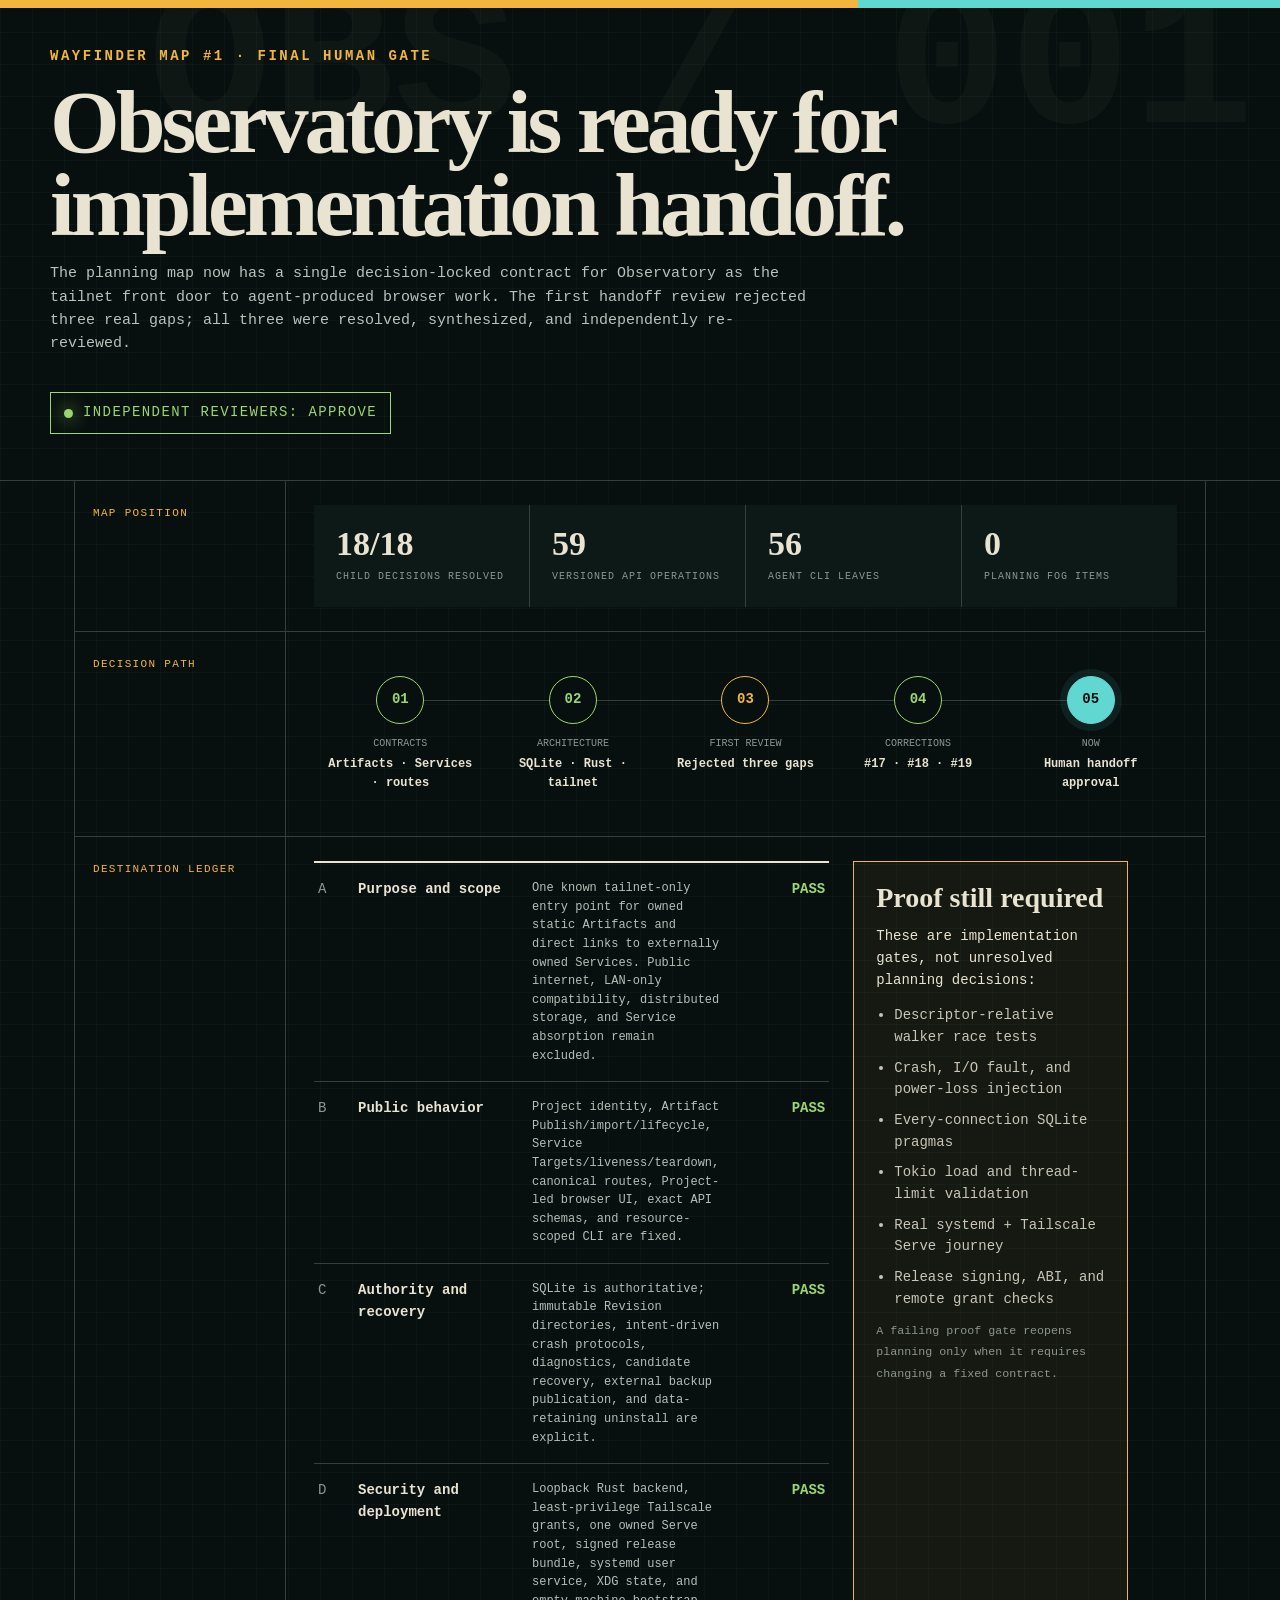
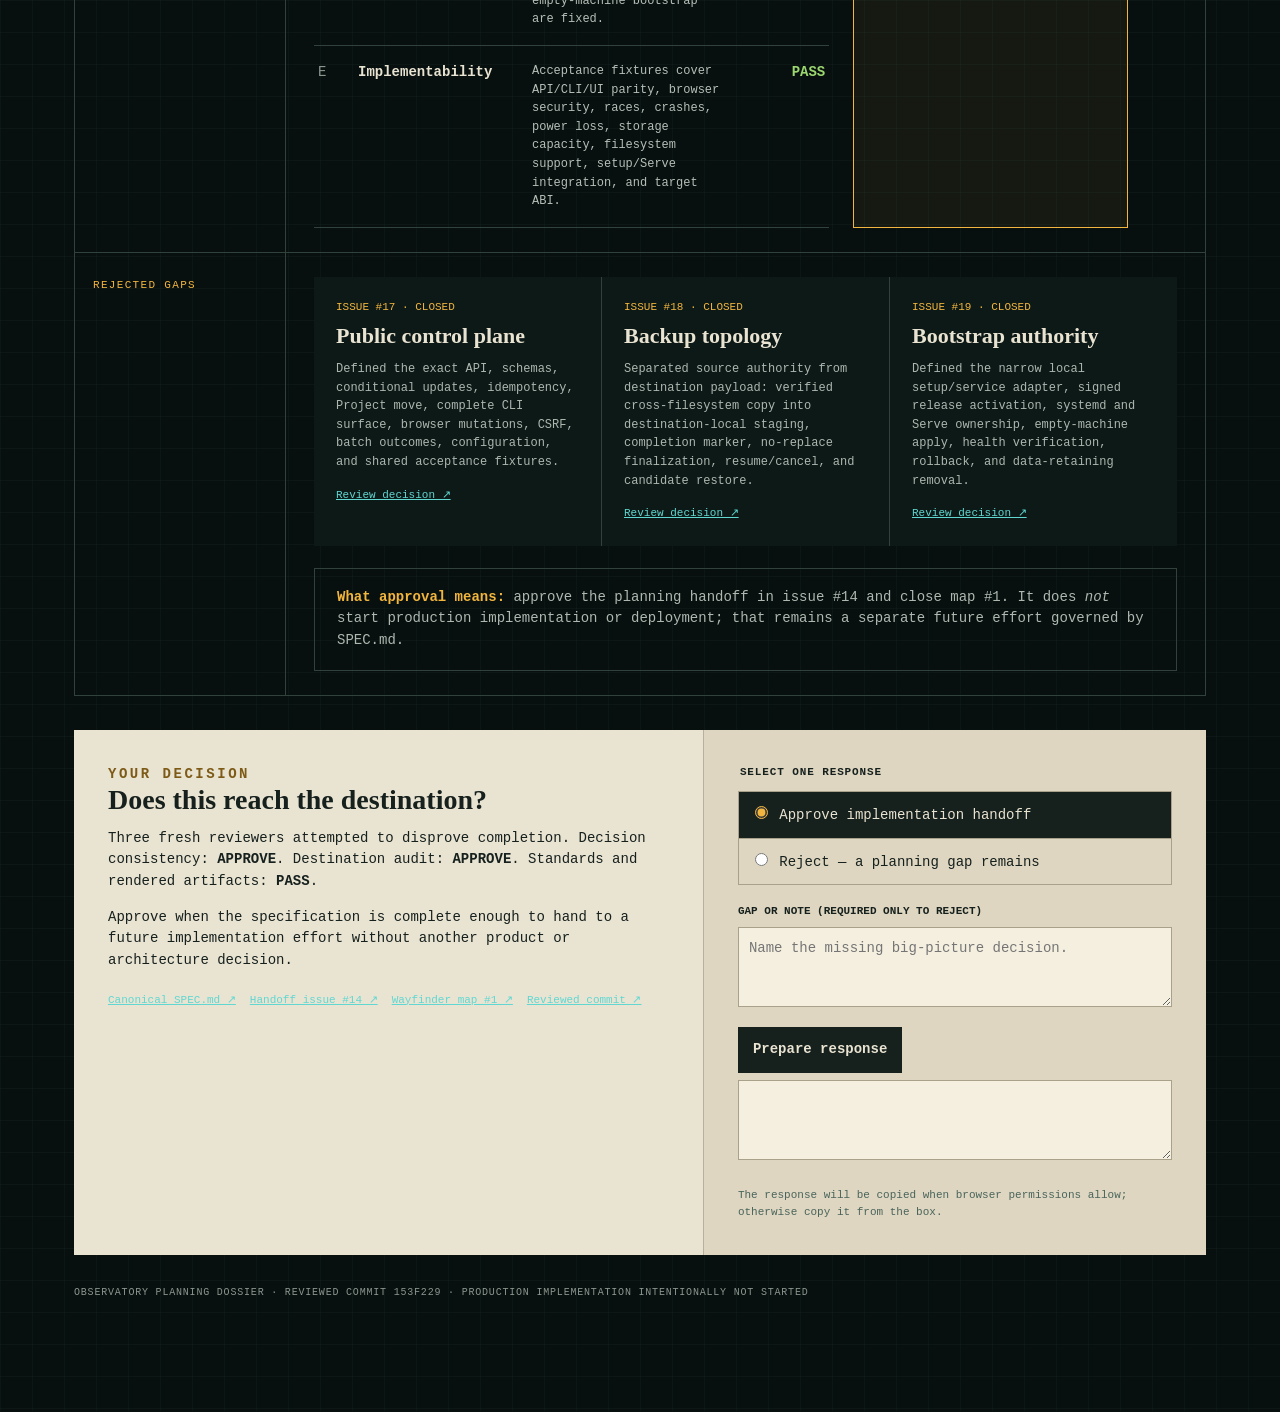
<file: docs/reviews/observatory-handoff-review.html>
<!doctype html>
<html lang="en">
<head>
<meta charset="utf-8">
<meta name="viewport" content="width=device-width,initial-scale=1">
<title>Observatory — Implementation Handoff Review</title>
<style>
:root{--night:#08100f;--deep:#0d1917;--paper:#e9e3d2;--ink:#16201d;--muted:#8c968f;--line:#31413c;--amber:#f2b53d;--cyan:#60d7d1;--green:#9bd66f;--red:#ee745e;--mono:"IBM Plex Mono","Courier New",monospace;--serif:"Iowan Old Style","Palatino Linotype",Palatino,serif}
*{box-sizing:border-box}html{scroll-behavior:smooth}body{margin:0;background:var(--night);color:var(--paper);font:14px/1.55 var(--mono);background-image:linear-gradient(rgba(96,215,209,.035) 1px,transparent 1px),linear-gradient(90deg,rgba(96,215,209,.035) 1px,transparent 1px);background-size:32px 32px}a{color:var(--cyan)}button,input,textarea{font:inherit}.topline{height:8px;background:linear-gradient(90deg,var(--amber) 0 67%,var(--cyan) 67%)}.mast{position:relative;overflow:hidden;border-bottom:1px solid var(--line);padding:38px max(24px,calc((100vw - 1180px)/2)) 46px}.mast:after{content:"OBS / 001";position:absolute;right:2vw;top:-42px;font:900 clamp(90px,16vw,240px)/1 var(--mono);color:rgba(233,227,210,.035);white-space:nowrap}.kicker{color:var(--amber);letter-spacing:.18em;text-transform:uppercase;font-weight:800}.mast h1{max-width:900px;margin:12px 0 16px;font:700 clamp(43px,7vw,96px)/.93 var(--serif);letter-spacing:-.045em}.lede{max-width:760px;color:#b9c1bb;font-size:15px}.stamp{display:inline-flex;gap:10px;align-items:center;margin-top:22px;padding:9px 13px;border:1px solid var(--green);color:var(--green);text-transform:uppercase;letter-spacing:.1em}.stamp i{width:9px;height:9px;background:var(--green);border-radius:50%;box-shadow:0 0 18px var(--green)}.shell{max-width:1180px;margin:auto;padding:0 24px 110px}.rail{display:grid;grid-template-columns:210px 1fr;border-left:1px solid var(--line);border-right:1px solid var(--line)}.rail-label{padding:24px 18px;color:var(--amber);border-bottom:1px solid var(--line);text-transform:uppercase;letter-spacing:.12em;font-size:11px}.rail-body{padding:24px 28px;border-left:1px solid var(--line);border-bottom:1px solid var(--line)}.metrics{display:grid;grid-template-columns:repeat(4,1fr);gap:1px;background:var(--line)}.metric{background:var(--deep);padding:22px}.metric strong{display:block;font:700 34px/1 var(--serif);color:var(--paper)}.metric span{display:block;margin-top:8px;color:var(--muted);font-size:10px;text-transform:uppercase;letter-spacing:.1em}.journey{display:grid;grid-template-columns:repeat(5,1fr);position:relative;padding:20px 0}.journey:before{content:"";position:absolute;left:8%;right:8%;top:44px;height:1px;background:var(--line)}.step{position:relative;padding:0 12px;text-align:center}.step b{display:grid;place-items:center;width:48px;height:48px;margin:0 auto 12px;border:1px solid var(--line);background:var(--night);border-radius:50%;color:var(--muted)}.step.done b{border-color:var(--green);color:var(--green)}.step.corrected b{border-color:var(--amber);color:var(--amber)}.step.current b{background:var(--cyan);border-color:var(--cyan);color:var(--night);box-shadow:0 0 0 7px rgba(96,215,209,.08)}.step span{display:block;color:var(--muted);font-size:10px;text-transform:uppercase}.step strong{display:block;margin-top:4px;font-size:12px}.verdicts{display:grid;grid-template-columns:1.15fr .85fr;gap:24px}.ledger{border-top:2px solid var(--paper)}.ledger-row{display:grid;grid-template-columns:26px minmax(160px,.8fr) 1.7fr 92px;gap:14px;align-items:start;padding:16px 4px;border-bottom:1px solid var(--line)}.ledger-row .n{color:var(--muted)}.ledger-row p{margin:0;color:#b6beb8;font-size:12px}.pass{color:var(--green);text-align:right;font-weight:800}.aside{border:1px solid var(--amber);background:rgba(242,181,61,.055);padding:22px}.aside h3,.decision h2{margin:0 0 14px;font:700 28px/1 var(--serif)}.aside ul{padding-left:18px;margin:0}.aside li{margin:9px 0;color:#c9c5b8}.aside small{color:var(--muted)}.corrections{display:grid;grid-template-columns:repeat(3,1fr);gap:1px;background:var(--line)}.correction{background:var(--deep);padding:22px;min-height:190px}.correction .issue{color:var(--amber);font-size:11px}.correction h3{font:700 22px/1.1 var(--serif);margin:8px 0 12px}.correction p{color:#adb7b0;font-size:12px}.correction a{font-size:11px}.decision{margin-top:34px;background:var(--paper);color:var(--ink);display:grid;grid-template-columns:1fr .8fr}.decision-copy{padding:34px}.decision-copy p{max-width:640px}.decision-form{padding:34px;border-left:1px solid #b8b09c;background:#ded6c1}.decision-form fieldset{border:0;padding:0;margin:0 0 18px}.decision-form legend{font-weight:900;margin-bottom:11px;text-transform:uppercase;letter-spacing:.08em;font-size:11px}.option{display:block;border:1px solid #aaa18b;padding:11px;margin-top:-1px;cursor:pointer}.option:has(input:checked){background:var(--ink);color:var(--paper)}.option input{accent-color:var(--amber)}.decision-form label[for=notes]{display:block;font-size:11px;text-transform:uppercase;font-weight:800}.decision-form textarea{width:100%;min-height:80px;margin:7px 0 12px;padding:10px;background:#f4efdf;color:var(--ink);border:1px solid #aaa18b}.action{border:0;background:var(--ink);color:var(--paper);padding:12px 15px;font-weight:800;cursor:pointer}.action:hover{background:#2e403a}.response{width:100%;min-height:92px;margin-top:12px;padding:10px;background:#f4efdf;border:1px dashed #8c836f;color:var(--ink);font-size:11px}.status{display:block;margin-top:8px;color:#49645b;font-size:11px}.scope-note{padding:18px 22px;border:1px solid var(--line);margin-top:22px;color:#aeb8b0}.scope-note strong{color:var(--amber)}.links{display:flex;flex-wrap:wrap;gap:14px;margin-top:20px;font-size:11px}.footer{margin-top:30px;color:var(--muted);font-size:10px;text-transform:uppercase;letter-spacing:.08em}
@media(max-width:850px){.rail{grid-template-columns:1fr}.rail-label{padding-bottom:8px}.rail-body{border-left:0;padding:18px}.metrics{grid-template-columns:1fr 1fr}.journey{grid-template-columns:1fr;gap:12px}.journey:before{display:none}.step{display:grid;grid-template-columns:48px 1fr;text-align:left;align-items:center;gap:12px}.step b{margin:0}.verdicts,.decision{grid-template-columns:1fr}.corrections{grid-template-columns:1fr}.decision-form{border-left:0;border-top:1px solid #b8b09c}.ledger-row{grid-template-columns:22px 1fr 64px}.ledger-row p{grid-column:2/4}.mast{padding-top:28px}.mast h1{font-size:48px}}
</style>
</head>
<body>
<div class="topline"></div>
<header class="mast">
  <div class="kicker">Wayfinder map #1 · final human gate</div>
  <h1>Observatory is ready for implementation handoff.</h1>
  <p class="lede">The planning map now has a single decision-locked contract for Observatory as the tailnet front door to agent-produced browser work. The first handoff review rejected three real gaps; all three were resolved, synthesized, and independently re-reviewed.</p>
  <div class="stamp"><i></i> Independent reviewers: approve</div>
</header>
<main class="shell">
<section class="rail">
  <div class="rail-label">Map position</div>
  <div class="rail-body">
    <div class="metrics">
      <div class="metric"><strong>18/18</strong><span>Child decisions resolved</span></div>
      <div class="metric"><strong>59</strong><span>Versioned API operations</span></div>
      <div class="metric"><strong>56</strong><span>Agent CLI leaves</span></div>
      <div class="metric"><strong>0</strong><span>Planning fog items</span></div>
    </div>
  </div>
  <div class="rail-label">Decision path</div>
  <div class="rail-body">
    <div class="journey">
      <div class="step done"><b>01</b><span>Contracts</span><strong>Artifacts · Services · routes</strong></div>
      <div class="step done"><b>02</b><span>Architecture</span><strong>SQLite · Rust · tailnet</strong></div>
      <div class="step corrected"><b>03</b><span>First review</span><strong>Rejected three gaps</strong></div>
      <div class="step done"><b>04</b><span>Corrections</span><strong>#17 · #18 · #19</strong></div>
      <div class="step current"><b>05</b><span>Now</span><strong>Human handoff approval</strong></div>
    </div>
  </div>
  <div class="rail-label">Destination ledger</div>
  <div class="rail-body">
    <div class="verdicts">
      <div class="ledger">
        <div class="ledger-row"><span class="n">A</span><strong>Purpose and scope</strong><p>One known tailnet-only entry point for owned static Artifacts and direct links to externally owned Services. Public internet, LAN-only compatibility, distributed storage, and Service absorption remain excluded.</p><span class="pass">PASS</span></div>
        <div class="ledger-row"><span class="n">B</span><strong>Public behavior</strong><p>Project identity, Artifact Publish/import/lifecycle, Service Targets/liveness/teardown, canonical routes, Project-led browser UI, exact API schemas, and resource-scoped CLI are fixed.</p><span class="pass">PASS</span></div>
        <div class="ledger-row"><span class="n">C</span><strong>Authority and recovery</strong><p>SQLite is authoritative; immutable Revision directories, intent-driven crash protocols, diagnostics, candidate recovery, external backup publication, and data-retaining uninstall are explicit.</p><span class="pass">PASS</span></div>
        <div class="ledger-row"><span class="n">D</span><strong>Security and deployment</strong><p>Loopback Rust backend, least-privilege Tailscale grants, one owned Serve root, signed release bundle, systemd user service, XDG state, and empty-machine bootstrap are fixed.</p><span class="pass">PASS</span></div>
        <div class="ledger-row"><span class="n">E</span><strong>Implementability</strong><p>Acceptance fixtures cover API/CLI/UI parity, browser security, races, crashes, power loss, storage capacity, filesystem support, setup/Serve integration, and target ABI.</p><span class="pass">PASS</span></div>
      </div>
      <aside class="aside">
        <h3>Proof still required</h3>
        <p>These are implementation gates, not unresolved planning decisions:</p>
        <ul>
          <li>Descriptor-relative walker race tests</li>
          <li>Crash, I/O fault, and power-loss injection</li>
          <li>Every-connection SQLite pragmas</li>
          <li>Tokio load and thread-limit validation</li>
          <li>Real systemd + Tailscale Serve journey</li>
          <li>Release signing, ABI, and remote grant checks</li>
        </ul>
        <small>A failing proof gate reopens planning only when it requires changing a fixed contract.</small>
      </aside>
    </div>
  </div>
  <div class="rail-label">Rejected gaps</div>
  <div class="rail-body">
    <div class="corrections">
      <article class="correction"><div class="issue">ISSUE #17 · CLOSED</div><h3>Public control plane</h3><p>Defined the exact API, schemas, conditional updates, idempotency, Project move, complete CLI surface, browser mutations, CSRF, batch outcomes, configuration, and shared acceptance fixtures.</p><a href="https://github.com/Whamp/observatory/issues/17">Review decision ↗</a></article>
      <article class="correction"><div class="issue">ISSUE #18 · CLOSED</div><h3>Backup topology</h3><p>Separated source authority from destination payload: verified cross-filesystem copy into destination-local staging, completion marker, no-replace finalization, resume/cancel, and candidate restore.</p><a href="https://github.com/Whamp/observatory/issues/18">Review decision ↗</a></article>
      <article class="correction"><div class="issue">ISSUE #19 · CLOSED</div><h3>Bootstrap authority</h3><p>Defined the narrow local setup/service adapter, signed release activation, systemd and Serve ownership, empty-machine apply, health verification, rollback, and data-retaining removal.</p><a href="https://github.com/Whamp/observatory/issues/19">Review decision ↗</a></article>
    </div>
    <div class="scope-note"><strong>What approval means:</strong> approve the planning handoff in issue #14 and close map #1. It does <em>not</em> start production implementation or deployment; that remains a separate future effort governed by <code>SPEC.md</code>.</div>
  </div>
</section>
<section class="decision" id="decision">
  <div class="decision-copy">
    <div class="kicker" style="color:#7d5a16">Your decision</div>
    <h2>Does this reach the destination?</h2>
    <p>Three fresh reviewers attempted to disprove completion. Decision consistency: <strong>APPROVE</strong>. Destination audit: <strong>APPROVE</strong>. Standards and rendered artifacts: <strong>PASS</strong>.</p>
    <p>Approve when the specification is complete enough to hand to a future implementation effort without another product or architecture decision.</p>
    <div class="links">
      <a href="https://github.com/Whamp/observatory/blob/153f229/SPEC.md">Canonical SPEC.md ↗</a>
      <a href="https://github.com/Whamp/observatory/issues/14">Handoff issue #14 ↗</a>
      <a href="https://github.com/Whamp/observatory/issues/1">Wayfinder map #1 ↗</a>
      <a href="https://github.com/Whamp/observatory/commit/153f229">Reviewed commit ↗</a>
    </div>
  </div>
  <form class="decision-form" id="handoffForm">
    <fieldset><legend>Select one response</legend>
      <label class="option"><input type="radio" name="decision" value="approve" checked> Approve implementation handoff</label>
      <label class="option"><input type="radio" name="decision" value="reject"> Reject — a planning gap remains</label>
    </fieldset>
    <label for="notes">Gap or note (required only to reject)</label>
    <textarea id="notes" placeholder="Name the missing big-picture decision."></textarea>
    <button class="action" type="submit">Prepare response</button>
    <textarea class="response" id="response" readonly aria-label="Prepared response"></textarea>
    <span class="status" id="status">The response will be copied when browser permissions allow; otherwise copy it from the box.</span>
  </form>
</section>
<div class="footer">Observatory planning dossier · reviewed commit 153f229 · production implementation intentionally not started</div>
</main>
<script>
const form=document.getElementById('handoffForm');
form.addEventListener('submit',async event=>{
  event.preventDefault();
  const decision=new FormData(form).get('decision');
  const notes=document.getElementById('notes').value.trim();
  const status=document.getElementById('status');
  if(decision==='reject'&&!notes){status.textContent='Name the planning gap before rejecting.';document.getElementById('notes').focus();return}
  const text=decision==='approve'
    ? 'Approve Observatory implementation handoff for issue #14. Close #14 and Wayfinder map #1 as completed. This approves the planning handoff only; production implementation remains a separate future effort.'
    : `Reject Observatory implementation handoff for issue #14. Planning gap: ${notes}`;
  document.getElementById('response').value=text;
  if(window.lavish&&typeof window.lavish.queuePrompt==='function'){
    window.lavish.queuePrompt(text,{tag:'observatory-handoff',text:decision,element:form,data:{decision,notes},queueKey:'observatory-handoff-14'});
    status.textContent='Response queued in Lavish. Send it to the agent.';
    return;
  }
  try{await navigator.clipboard.writeText(text);status.textContent='Response copied. Paste it into the conversation.'}
  catch{document.getElementById('response').focus();document.getElementById('response').select();status.textContent='Copy the selected response and paste it into the conversation.'}
});
</script>
</body>
</html>
</file>
